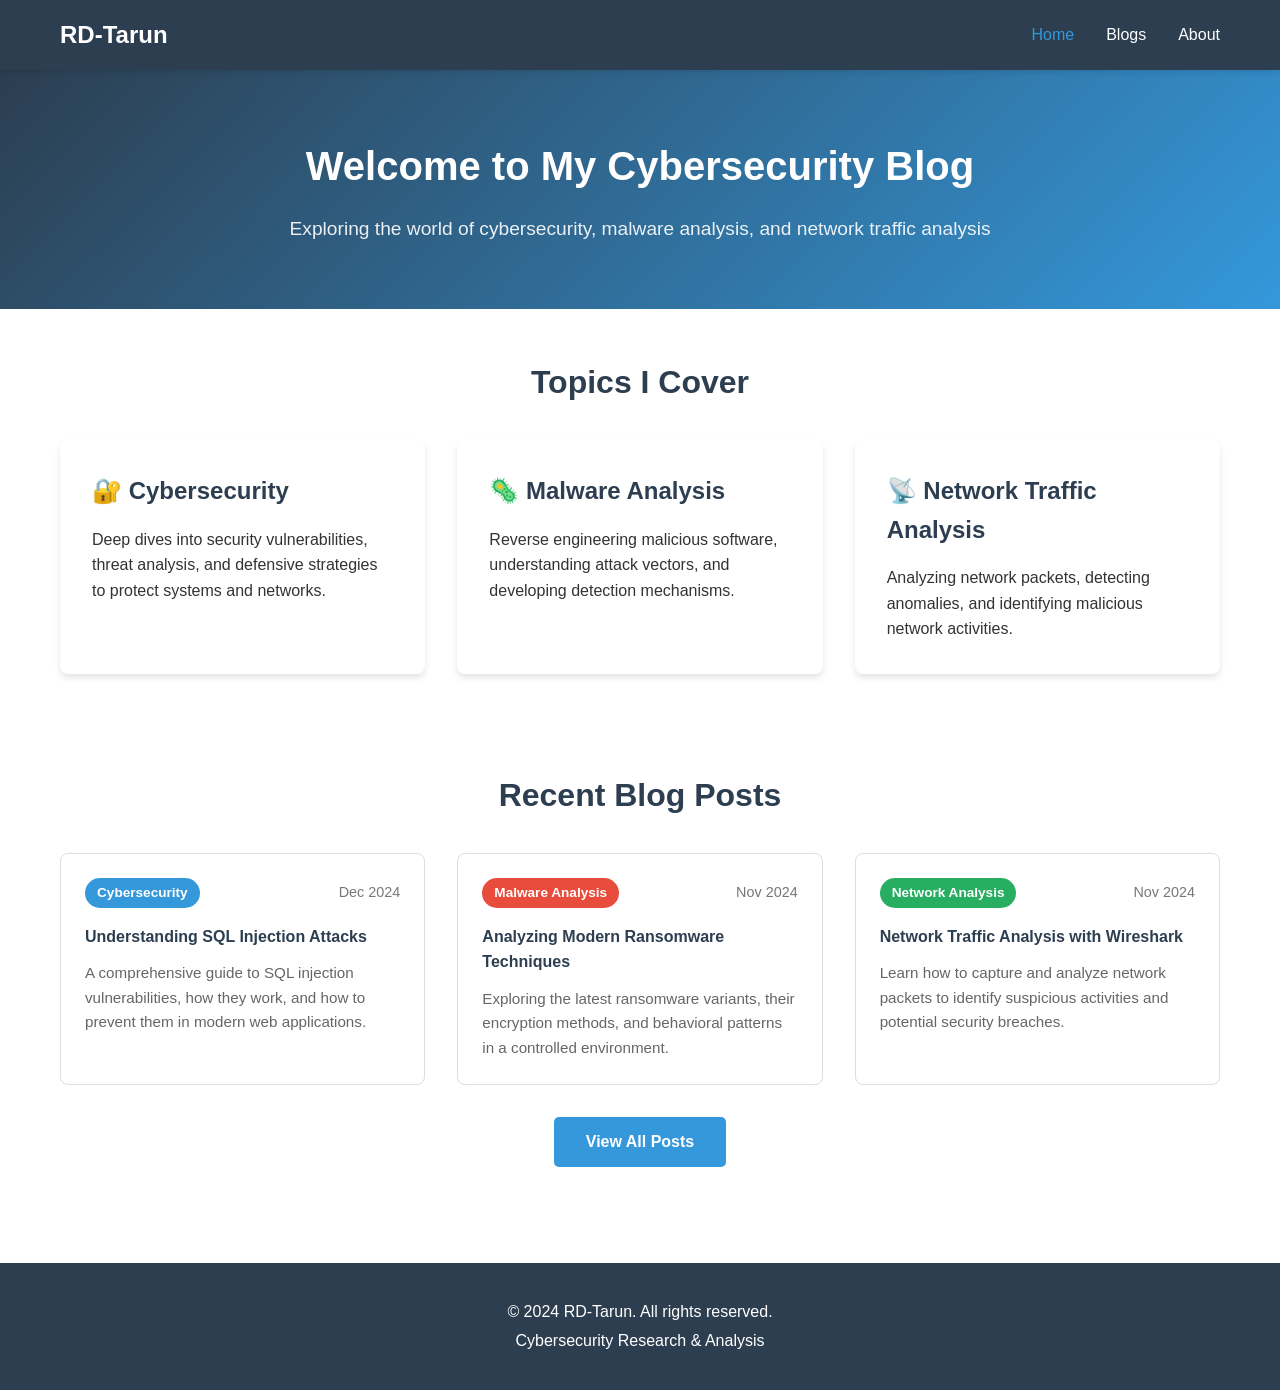
<file: index.html>
<!DOCTYPE html>
<html lang="en">
<head>
    <meta charset="UTF-8">
    <meta name="viewport" content="width=device-width, initial-scale=1.0">
    <meta name="description" content="Cybersecurity, Malware Analysis, and Network Traffic Analysis Blog">
    <title>RD-Tarun | Cybersecurity & Malware Analysis</title>
    <link rel="stylesheet" href="css/style.css">
</head>
<body>
    <header>
        <nav>
            <div class="container">
                <h1 class="logo">RD-Tarun</h1>
                <ul class="nav-links">
                    <li><a href="index.html" class="active">Home</a></li>
                    <li><a href="blogs.html">Blogs</a></li>
                    <li><a href="about.html">About</a></li>
                </ul>
            </div>
        </nav>
    </header>

    <main>
        <section class="hero">
            <div class="container">
                <h2>Welcome to My Cybersecurity Blog</h2>
                <p>Exploring the world of cybersecurity, malware analysis, and network traffic analysis</p>
            </div>
        </section>

        <section class="featured-topics">
            <div class="container">
                <h3>Topics I Cover</h3>
                <div class="topics-grid">
                    <div class="topic-card">
                        <h4>🔐 Cybersecurity</h4>
                        <p>Deep dives into security vulnerabilities, threat analysis, and defensive strategies to protect systems and networks.</p>
                    </div>
                    <div class="topic-card">
                        <h4>🦠 Malware Analysis</h4>
                        <p>Reverse engineering malicious software, understanding attack vectors, and developing detection mechanisms.</p>
                    </div>
                    <div class="topic-card">
                        <h4>📡 Network Traffic Analysis</h4>
                        <p>Analyzing network packets, detecting anomalies, and identifying malicious network activities.</p>
                    </div>
                </div>
            </div>
        </section>

        <section class="recent-posts">
            <div class="container">
                <h3>Recent Blog Posts</h3>
                <div class="posts-grid">
                    <article class="post-card">
                        <div class="post-meta">
                            <span class="category cybersecurity">Cybersecurity</span>
                            <span class="date">Dec 2024</span>
                        </div>
                        <h4><a href="posts/understanding-sql-injection.html">Understanding SQL Injection Attacks</a></h4>
                        <p>A comprehensive guide to SQL injection vulnerabilities, how they work, and how to prevent them in modern web applications.</p>
                    </article>

                    <article class="post-card">
                        <div class="post-meta">
                            <span class="category malware">Malware Analysis</span>
                            <span class="date">Nov 2024</span>
                        </div>
                        <h4><a href="posts/ransomware-analysis.html">Analyzing Modern Ransomware Techniques</a></h4>
                        <p>Exploring the latest ransomware variants, their encryption methods, and behavioral patterns in a controlled environment.</p>
                    </article>

                    <article class="post-card">
                        <div class="post-meta">
                            <span class="category network">Network Analysis</span>
                            <span class="date">Nov 2024</span>
                        </div>
                        <h4><a href="posts/wireshark-analysis.html">Network Traffic Analysis with Wireshark</a></h4>
                        <p>Learn how to capture and analyze network packets to identify suspicious activities and potential security breaches.</p>
                    </article>
                </div>
                <div class="view-all">
                    <a href="blogs.html" class="btn">View All Posts</a>
                </div>
            </div>
        </section>
    </main>

    <footer>
        <div class="container">
            <p>&copy; 2024 RD-Tarun. All rights reserved.</p>
            <p>Cybersecurity Research & Analysis</p>
        </div>
    </footer>
</body>
</html>
</file>
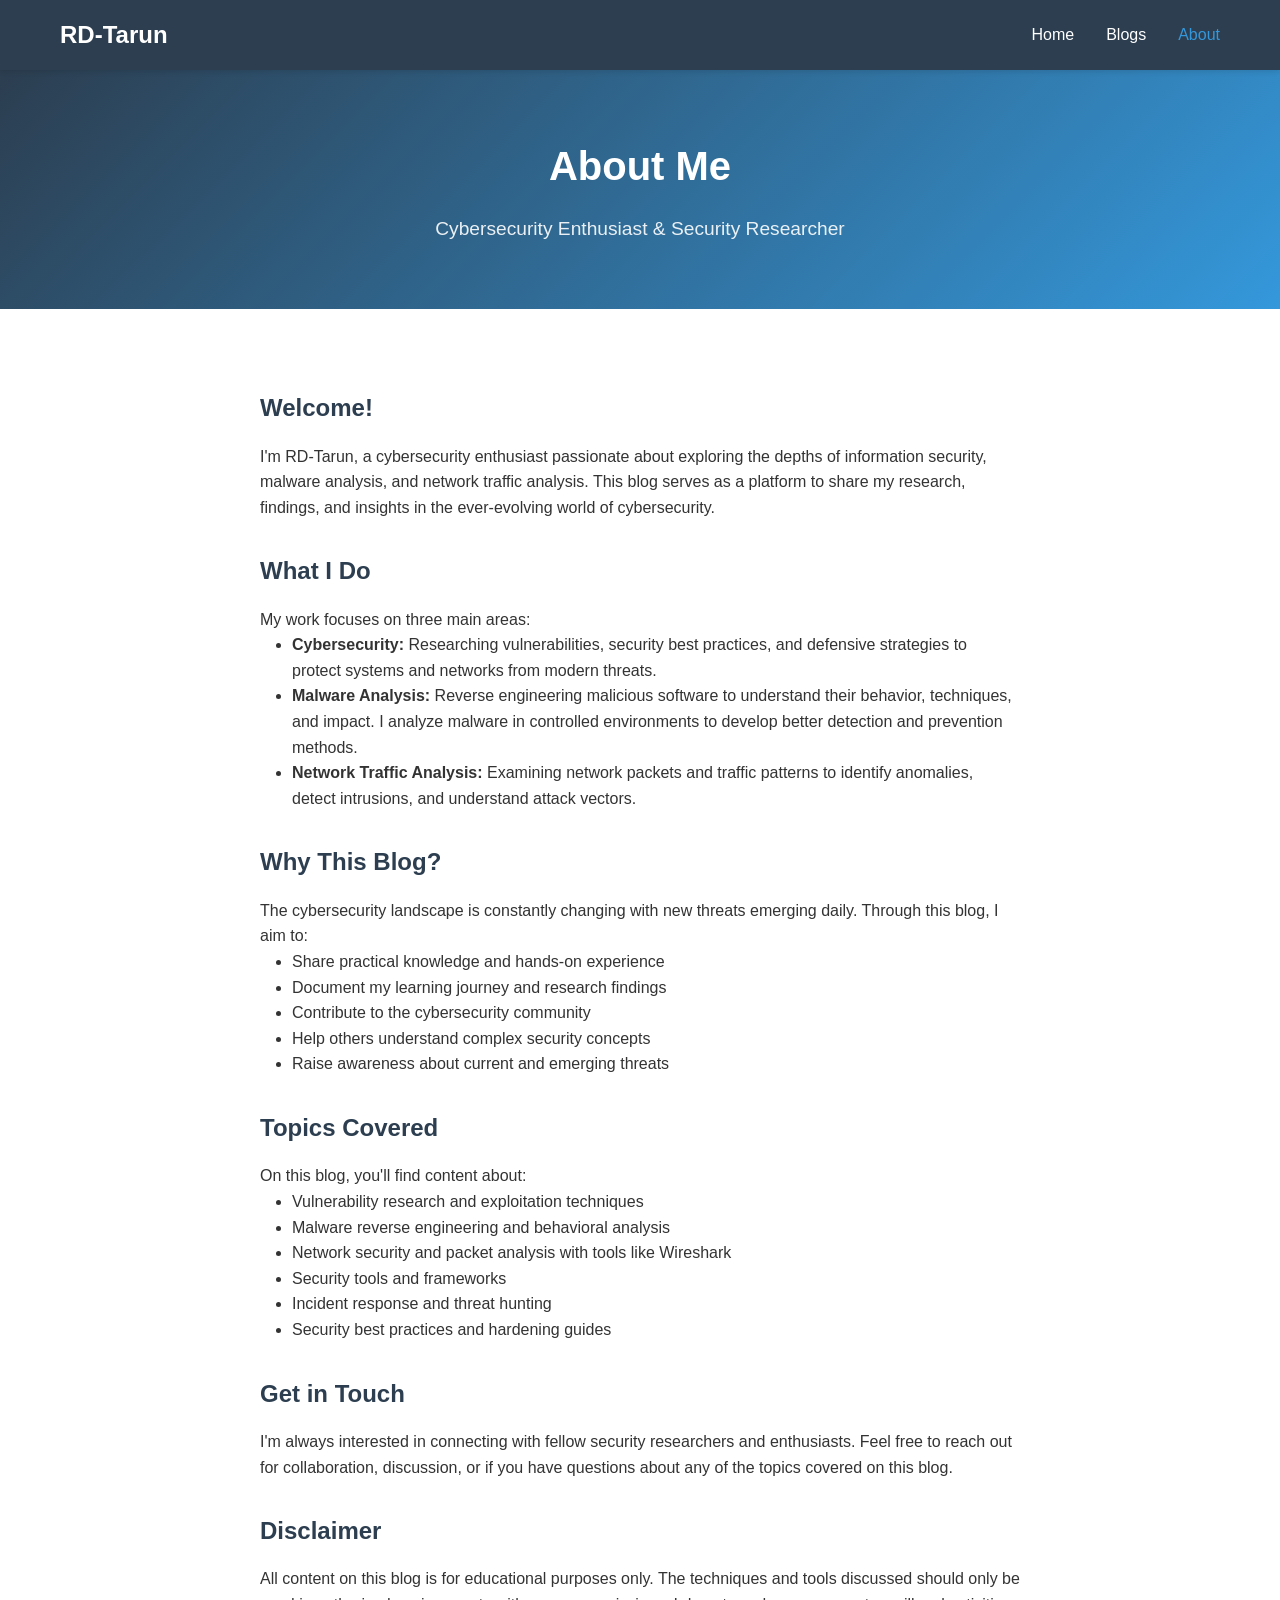
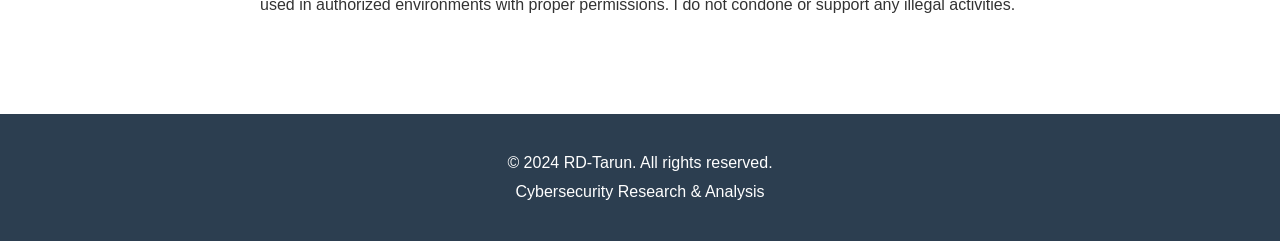
<file: about.html>
<!DOCTYPE html>
<html lang="en">
<head>
    <meta charset="UTF-8">
    <meta name="viewport" content="width=device-width, initial-scale=1.0">
    <meta name="description" content="About RD-Tarun - Cybersecurity Researcher and Analyst">
    <title>About | RD-Tarun</title>
    <link rel="stylesheet" href="css/style.css">
</head>
<body>
    <header>
        <nav>
            <div class="container">
                <h1 class="logo">RD-Tarun</h1>
                <ul class="nav-links">
                    <li><a href="index.html">Home</a></li>
                    <li><a href="blogs.html">Blogs</a></li>
                    <li><a href="about.html" class="active">About</a></li>
                </ul>
            </div>
        </nav>
    </header>

    <main>
        <section class="hero">
            <div class="container">
                <h2>About Me</h2>
                <p>Cybersecurity Enthusiast & Security Researcher</p>
            </div>
        </section>

        <section>
            <div class="container about-content">
                <h2>Welcome!</h2>
                <p>
                    I'm RD-Tarun, a cybersecurity enthusiast passionate about exploring the depths of 
                    information security, malware analysis, and network traffic analysis. This blog serves 
                    as a platform to share my research, findings, and insights in the ever-evolving world 
                    of cybersecurity.
                </p>

                <h2>What I Do</h2>
                <p>My work focuses on three main areas:</p>
                <ul>
                    <li><strong>Cybersecurity:</strong> Researching vulnerabilities, security best practices, 
                        and defensive strategies to protect systems and networks from modern threats.</li>
                    <li><strong>Malware Analysis:</strong> Reverse engineering malicious software to understand 
                        their behavior, techniques, and impact. I analyze malware in controlled environments 
                        to develop better detection and prevention methods.</li>
                    <li><strong>Network Traffic Analysis:</strong> Examining network packets and traffic patterns 
                        to identify anomalies, detect intrusions, and understand attack vectors.</li>
                </ul>

                <h2>Why This Blog?</h2>
                <p>
                    The cybersecurity landscape is constantly changing with new threats emerging daily. 
                    Through this blog, I aim to:
                </p>
                <ul>
                    <li>Share practical knowledge and hands-on experience</li>
                    <li>Document my learning journey and research findings</li>
                    <li>Contribute to the cybersecurity community</li>
                    <li>Help others understand complex security concepts</li>
                    <li>Raise awareness about current and emerging threats</li>
                </ul>

                <h2>Topics Covered</h2>
                <p>On this blog, you'll find content about:</p>
                <ul>
                    <li>Vulnerability research and exploitation techniques</li>
                    <li>Malware reverse engineering and behavioral analysis</li>
                    <li>Network security and packet analysis with tools like Wireshark</li>
                    <li>Security tools and frameworks</li>
                    <li>Incident response and threat hunting</li>
                    <li>Security best practices and hardening guides</li>
                </ul>

                <h2>Get in Touch</h2>
                <p>
                    I'm always interested in connecting with fellow security researchers and enthusiasts. 
                    Feel free to reach out for collaboration, discussion, or if you have questions about 
                    any of the topics covered on this blog.
                </p>

                <h2>Disclaimer</h2>
                <p>
                    All content on this blog is for educational purposes only. The techniques and tools 
                    discussed should only be used in authorized environments with proper permissions. 
                    I do not condone or support any illegal activities.
                </p>
            </div>
        </section>
    </main>

    <footer>
        <div class="container">
            <p>&copy; 2024 RD-Tarun. All rights reserved.</p>
            <p>Cybersecurity Research & Analysis</p>
        </div>
    </footer>
</body>
</html>
</file>
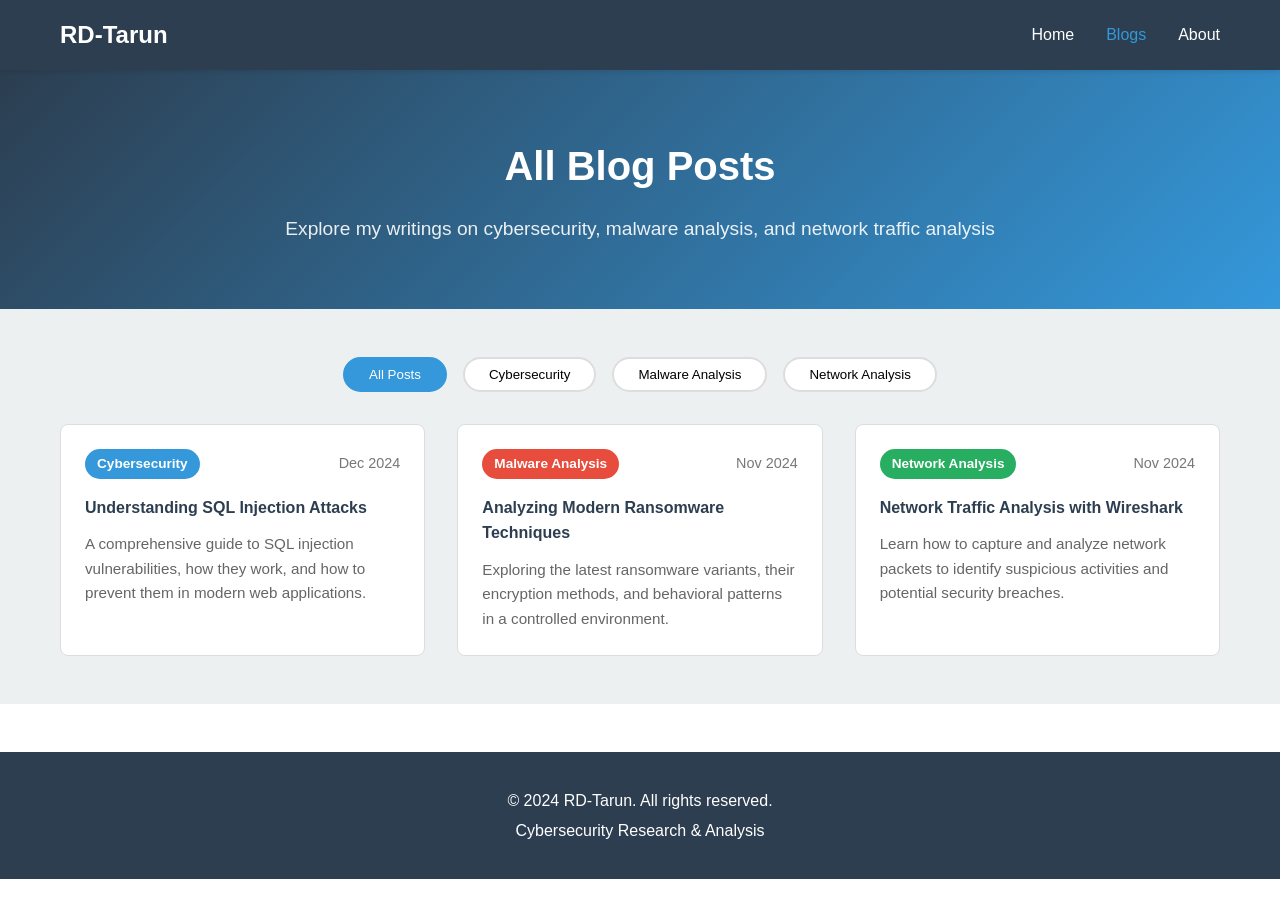
<file: blogs.html>
<!DOCTYPE html>
<html lang="en">
<head>
    <meta charset="UTF-8">
    <meta name="viewport" content="width=device-width, initial-scale=1.0">
    <meta name="description" content="All blog posts on Cybersecurity, Malware Analysis, and Network Traffic Analysis">
    <title>All Blogs | RD-Tarun</title>
    <link rel="stylesheet" href="css/style.css">
</head>
<body>
    <header>
        <nav>
            <div class="container">
                <h1 class="logo">RD-Tarun</h1>
                <ul class="nav-links">
                    <li><a href="index.html">Home</a></li>
                    <li><a href="blogs.html" class="active">Blogs</a></li>
                    <li><a href="about.html">About</a></li>
                </ul>
            </div>
        </nav>
    </header>

    <main>
        <section class="hero">
            <div class="container">
                <h2>All Blog Posts</h2>
                <p>Explore my writings on cybersecurity, malware analysis, and network traffic analysis</p>
            </div>
        </section>

        <section class="blog-list">
            <div class="container">
                <div class="blog-filters">
                    <button class="filter-btn active" data-filter="all">All Posts</button>
                    <button class="filter-btn" data-filter="cybersecurity">Cybersecurity</button>
                    <button class="filter-btn" data-filter="malware">Malware Analysis</button>
                    <button class="filter-btn" data-filter="network">Network Analysis</button>
                </div>

                <div class="posts-grid">
                    <article class="post-card" data-category="cybersecurity">
                        <div class="post-meta">
                            <span class="category cybersecurity">Cybersecurity</span>
                            <span class="date">Dec 2024</span>
                        </div>
                        <h4><a href="posts/understanding-sql-injection.html">Understanding SQL Injection Attacks</a></h4>
                        <p>A comprehensive guide to SQL injection vulnerabilities, how they work, and how to prevent them in modern web applications.</p>
                    </article>

                    <article class="post-card" data-category="malware">
                        <div class="post-meta">
                            <span class="category malware">Malware Analysis</span>
                            <span class="date">Nov 2024</span>
                        </div>
                        <h4><a href="posts/ransomware-analysis.html">Analyzing Modern Ransomware Techniques</a></h4>
                        <p>Exploring the latest ransomware variants, their encryption methods, and behavioral patterns in a controlled environment.</p>
                    </article>

                    <article class="post-card" data-category="network">
                        <div class="post-meta">
                            <span class="category network">Network Analysis</span>
                            <span class="date">Nov 2024</span>
                        </div>
                        <h4><a href="posts/wireshark-analysis.html">Network Traffic Analysis with Wireshark</a></h4>
                        <p>Learn how to capture and analyze network packets to identify suspicious activities and potential security breaches.</p>
                    </article>
                </div>
            </div>
        </section>
    </main>

    <footer>
        <div class="container">
            <p>&copy; 2024 RD-Tarun. All rights reserved.</p>
            <p>Cybersecurity Research & Analysis</p>
        </div>
    </footer>

    <script>
        // Simple filter functionality
        const filterBtns = document.querySelectorAll('.filter-btn');
        const posts = document.querySelectorAll('.post-card');

        filterBtns.forEach(btn => {
            btn.addEventListener('click', () => {
                // Remove active class from all buttons
                filterBtns.forEach(b => b.classList.remove('active'));
                // Add active class to clicked button
                btn.classList.add('active');

                const filter = btn.getAttribute('data-filter');

                posts.forEach(post => {
                    if (filter === 'all' || post.getAttribute('data-category') === filter) {
                        post.style.display = 'block';
                    } else {
                        post.style.display = 'none';
                    }
                });
            });
        });
    </script>
</body>
</html>
</file>
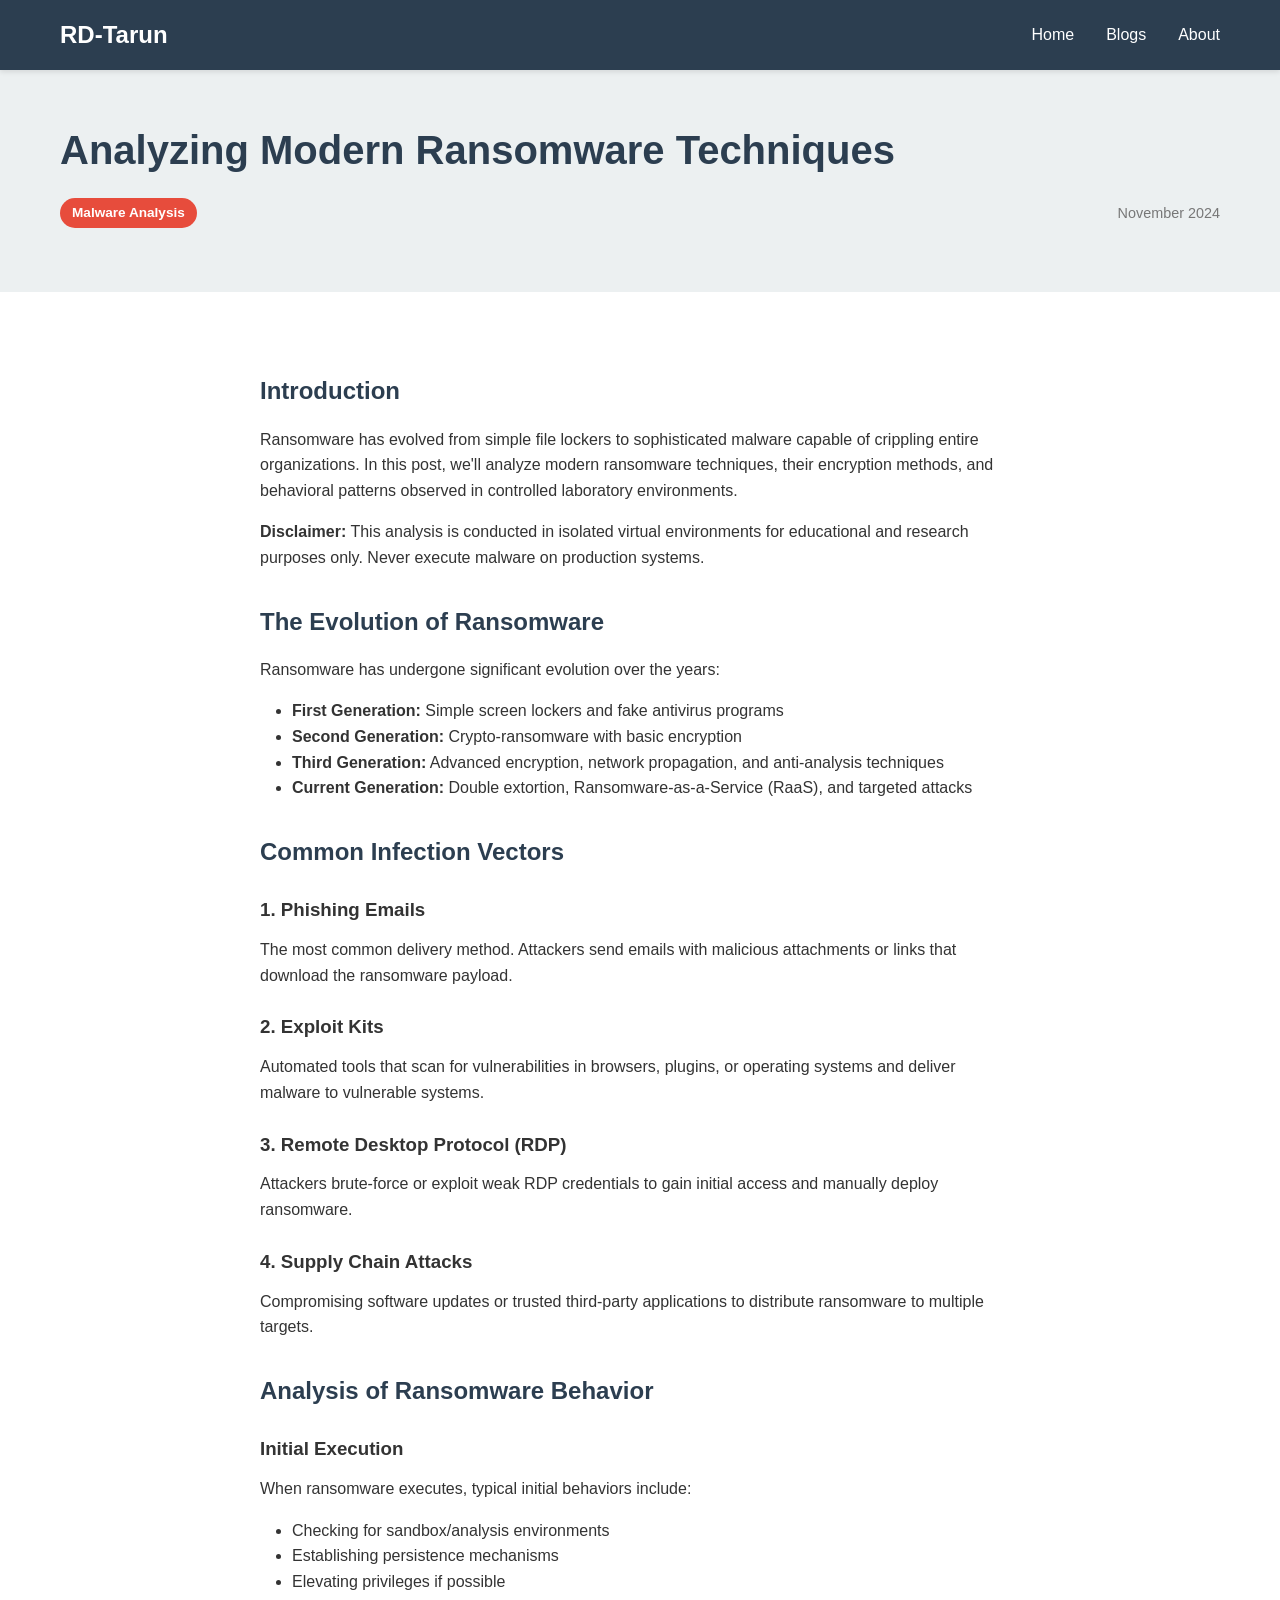
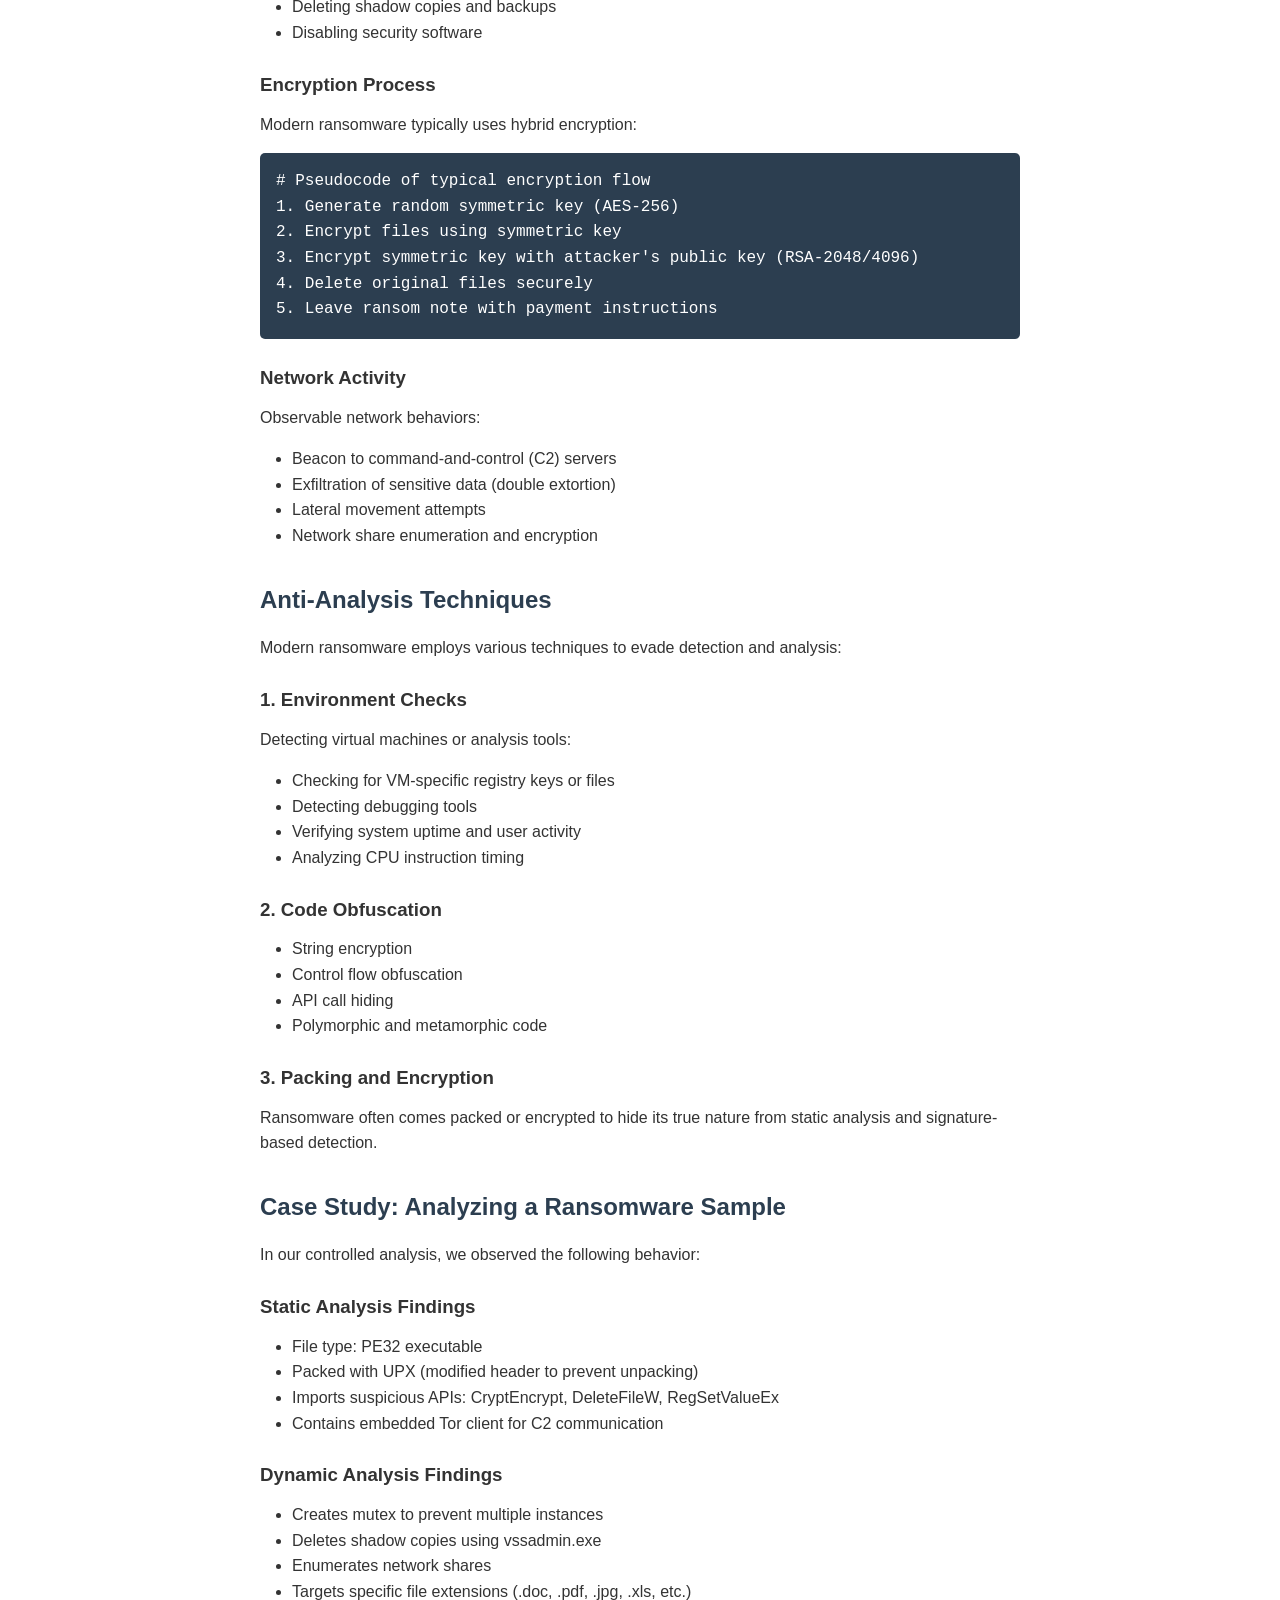
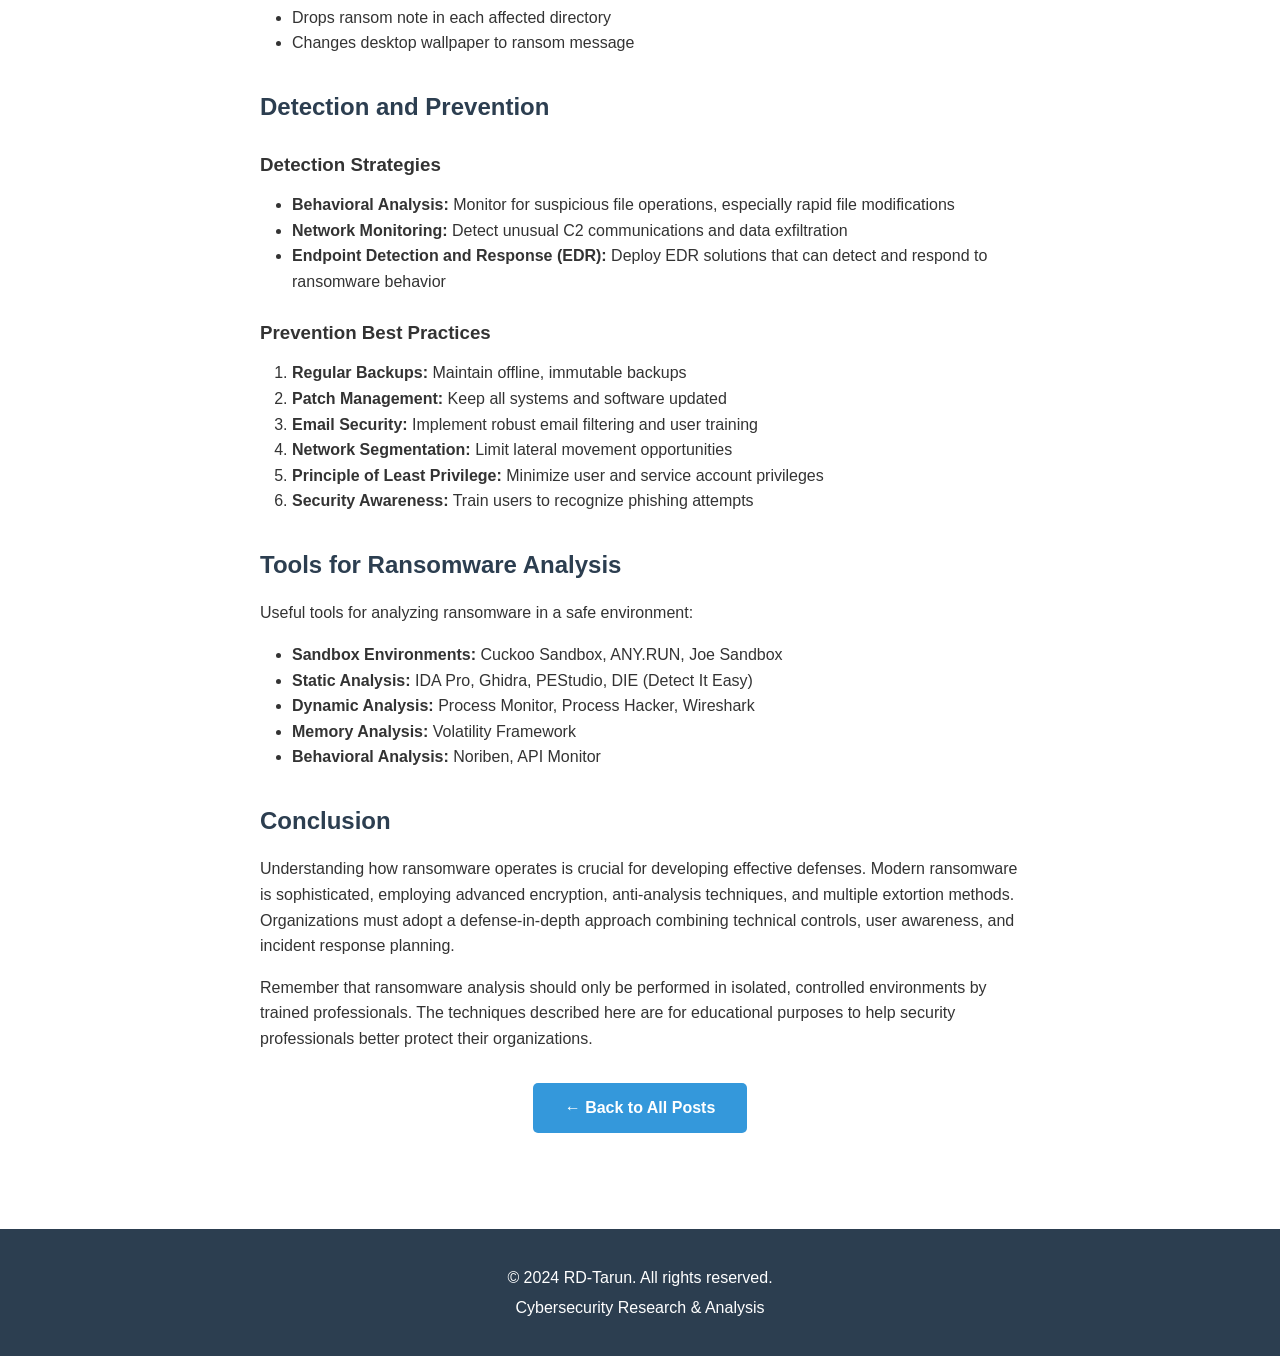
<file: posts/ransomware-analysis.html>
<!DOCTYPE html>
<html lang="en">
<head>
    <meta charset="UTF-8">
    <meta name="viewport" content="width=device-width, initial-scale=1.0">
    <meta name="description" content="Analyzing Modern Ransomware Techniques - Malware Analysis">
    <title>Analyzing Modern Ransomware Techniques | RD-Tarun</title>
    <link rel="stylesheet" href="../css/style.css">
</head>
<body>
    <header>
        <nav>
            <div class="container">
                <h1 class="logo">RD-Tarun</h1>
                <ul class="nav-links">
                    <li><a href="../index.html">Home</a></li>
                    <li><a href="../blogs.html">Blogs</a></li>
                    <li><a href="../about.html">About</a></li>
                </ul>
            </div>
        </nav>
    </header>

    <main>
        <section class="post-header">
            <div class="container">
                <h1 class="post-title">Analyzing Modern Ransomware Techniques</h1>
                <div class="post-meta">
                    <span class="category malware">Malware Analysis</span>
                    <span class="date">November 2024</span>
                </div>
            </div>
        </section>

        <article class="post-content">
            <h2>Introduction</h2>
            <p>
                Ransomware has evolved from simple file lockers to sophisticated malware capable of 
                crippling entire organizations. In this post, we'll analyze modern ransomware techniques, 
                their encryption methods, and behavioral patterns observed in controlled laboratory 
                environments.
            </p>

            <p><strong>Disclaimer:</strong> This analysis is conducted in isolated virtual environments 
            for educational and research purposes only. Never execute malware on production systems.</p>

            <h2>The Evolution of Ransomware</h2>
            <p>
                Ransomware has undergone significant evolution over the years:
            </p>
            <ul>
                <li><strong>First Generation:</strong> Simple screen lockers and fake antivirus programs</li>
                <li><strong>Second Generation:</strong> Crypto-ransomware with basic encryption</li>
                <li><strong>Third Generation:</strong> Advanced encryption, network propagation, and 
                    anti-analysis techniques</li>
                <li><strong>Current Generation:</strong> Double extortion, Ransomware-as-a-Service (RaaS), 
                    and targeted attacks</li>
            </ul>

            <h2>Common Infection Vectors</h2>
            
            <h3>1. Phishing Emails</h3>
            <p>
                The most common delivery method. Attackers send emails with malicious attachments or 
                links that download the ransomware payload.
            </p>

            <h3>2. Exploit Kits</h3>
            <p>
                Automated tools that scan for vulnerabilities in browsers, plugins, or operating systems 
                and deliver malware to vulnerable systems.
            </p>

            <h3>3. Remote Desktop Protocol (RDP)</h3>
            <p>
                Attackers brute-force or exploit weak RDP credentials to gain initial access and 
                manually deploy ransomware.
            </p>

            <h3>4. Supply Chain Attacks</h3>
            <p>
                Compromising software updates or trusted third-party applications to distribute 
                ransomware to multiple targets.
            </p>

            <h2>Analysis of Ransomware Behavior</h2>

            <h3>Initial Execution</h3>
            <p>When ransomware executes, typical initial behaviors include:</p>
            <ul>
                <li>Checking for sandbox/analysis environments</li>
                <li>Establishing persistence mechanisms</li>
                <li>Elevating privileges if possible</li>
                <li>Deleting shadow copies and backups</li>
                <li>Disabling security software</li>
            </ul>

            <h3>Encryption Process</h3>
            <p>Modern ransomware typically uses hybrid encryption:</p>
            <pre><code># Pseudocode of typical encryption flow
1. Generate random symmetric key (AES-256)
2. Encrypt files using symmetric key
3. Encrypt symmetric key with attacker's public key (RSA-2048/4096)
4. Delete original files securely
5. Leave ransom note with payment instructions</code></pre>

            <h3>Network Activity</h3>
            <p>Observable network behaviors:</p>
            <ul>
                <li>Beacon to command-and-control (C2) servers</li>
                <li>Exfiltration of sensitive data (double extortion)</li>
                <li>Lateral movement attempts</li>
                <li>Network share enumeration and encryption</li>
            </ul>

            <h2>Anti-Analysis Techniques</h2>
            <p>Modern ransomware employs various techniques to evade detection and analysis:</p>

            <h3>1. Environment Checks</h3>
            <p>Detecting virtual machines or analysis tools:</p>
            <ul>
                <li>Checking for VM-specific registry keys or files</li>
                <li>Detecting debugging tools</li>
                <li>Verifying system uptime and user activity</li>
                <li>Analyzing CPU instruction timing</li>
            </ul>

            <h3>2. Code Obfuscation</h3>
            <ul>
                <li>String encryption</li>
                <li>Control flow obfuscation</li>
                <li>API call hiding</li>
                <li>Polymorphic and metamorphic code</li>
            </ul>

            <h3>3. Packing and Encryption</h3>
            <p>
                Ransomware often comes packed or encrypted to hide its true nature from static analysis 
                and signature-based detection.
            </p>

            <h2>Case Study: Analyzing a Ransomware Sample</h2>
            <p>In our controlled analysis, we observed the following behavior:</p>

            <h3>Static Analysis Findings</h3>
            <ul>
                <li>File type: PE32 executable</li>
                <li>Packed with UPX (modified header to prevent unpacking)</li>
                <li>Imports suspicious APIs: CryptEncrypt, DeleteFileW, RegSetValueEx</li>
                <li>Contains embedded Tor client for C2 communication</li>
            </ul>

            <h3>Dynamic Analysis Findings</h3>
            <ul>
                <li>Creates mutex to prevent multiple instances</li>
                <li>Deletes shadow copies using vssadmin.exe</li>
                <li>Enumerates network shares</li>
                <li>Targets specific file extensions (.doc, .pdf, .jpg, .xls, etc.)</li>
                <li>Drops ransom note in each affected directory</li>
                <li>Changes desktop wallpaper to ransom message</li>
            </ul>

            <h2>Detection and Prevention</h2>

            <h3>Detection Strategies</h3>
            <ul>
                <li><strong>Behavioral Analysis:</strong> Monitor for suspicious file operations, 
                    especially rapid file modifications</li>
                <li><strong>Network Monitoring:</strong> Detect unusual C2 communications and data 
                    exfiltration</li>
                <li><strong>Endpoint Detection and Response (EDR):</strong> Deploy EDR solutions 
                    that can detect and respond to ransomware behavior</li>
            </ul>

            <h3>Prevention Best Practices</h3>
            <ol>
                <li><strong>Regular Backups:</strong> Maintain offline, immutable backups</li>
                <li><strong>Patch Management:</strong> Keep all systems and software updated</li>
                <li><strong>Email Security:</strong> Implement robust email filtering and user training</li>
                <li><strong>Network Segmentation:</strong> Limit lateral movement opportunities</li>
                <li><strong>Principle of Least Privilege:</strong> Minimize user and service account 
                    privileges</li>
                <li><strong>Security Awareness:</strong> Train users to recognize phishing attempts</li>
            </ol>

            <h2>Tools for Ransomware Analysis</h2>
            <p>Useful tools for analyzing ransomware in a safe environment:</p>
            <ul>
                <li><strong>Sandbox Environments:</strong> Cuckoo Sandbox, ANY.RUN, Joe Sandbox</li>
                <li><strong>Static Analysis:</strong> IDA Pro, Ghidra, PEStudio, DIE (Detect It Easy)</li>
                <li><strong>Dynamic Analysis:</strong> Process Monitor, Process Hacker, Wireshark</li>
                <li><strong>Memory Analysis:</strong> Volatility Framework</li>
                <li><strong>Behavioral Analysis:</strong> Noriben, API Monitor</li>
            </ul>

            <h2>Conclusion</h2>
            <p>
                Understanding how ransomware operates is crucial for developing effective defenses. 
                Modern ransomware is sophisticated, employing advanced encryption, anti-analysis 
                techniques, and multiple extortion methods. Organizations must adopt a defense-in-depth 
                approach combining technical controls, user awareness, and incident response planning.
            </p>

            <p>
                Remember that ransomware analysis should only be performed in isolated, controlled 
                environments by trained professionals. The techniques described here are for educational 
                purposes to help security professionals better protect their organizations.
            </p>

            <div class="view-all">
                <a href="../blogs.html" class="btn">← Back to All Posts</a>
            </div>
        </article>
    </main>

    <footer>
        <div class="container">
            <p>&copy; 2024 RD-Tarun. All rights reserved.</p>
            <p>Cybersecurity Research & Analysis</p>
        </div>
    </footer>
</body>
</html>
</file>
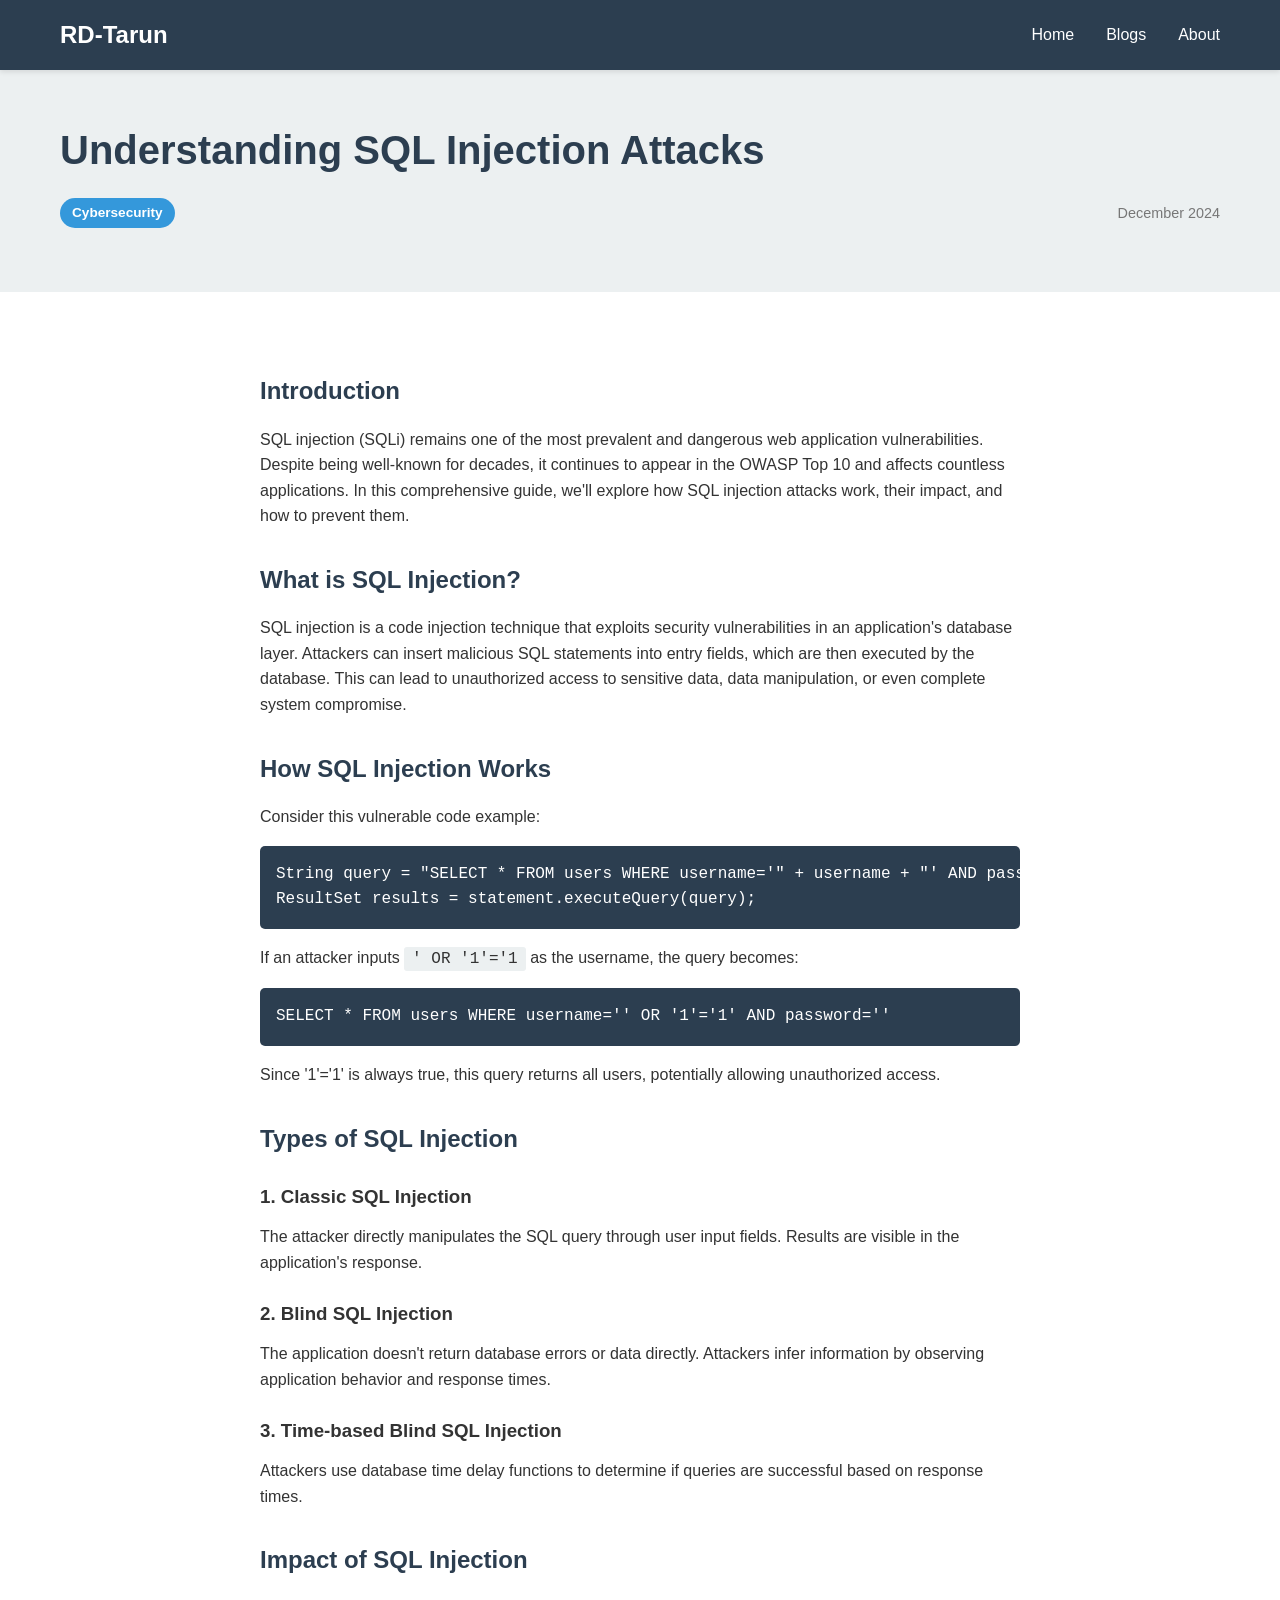
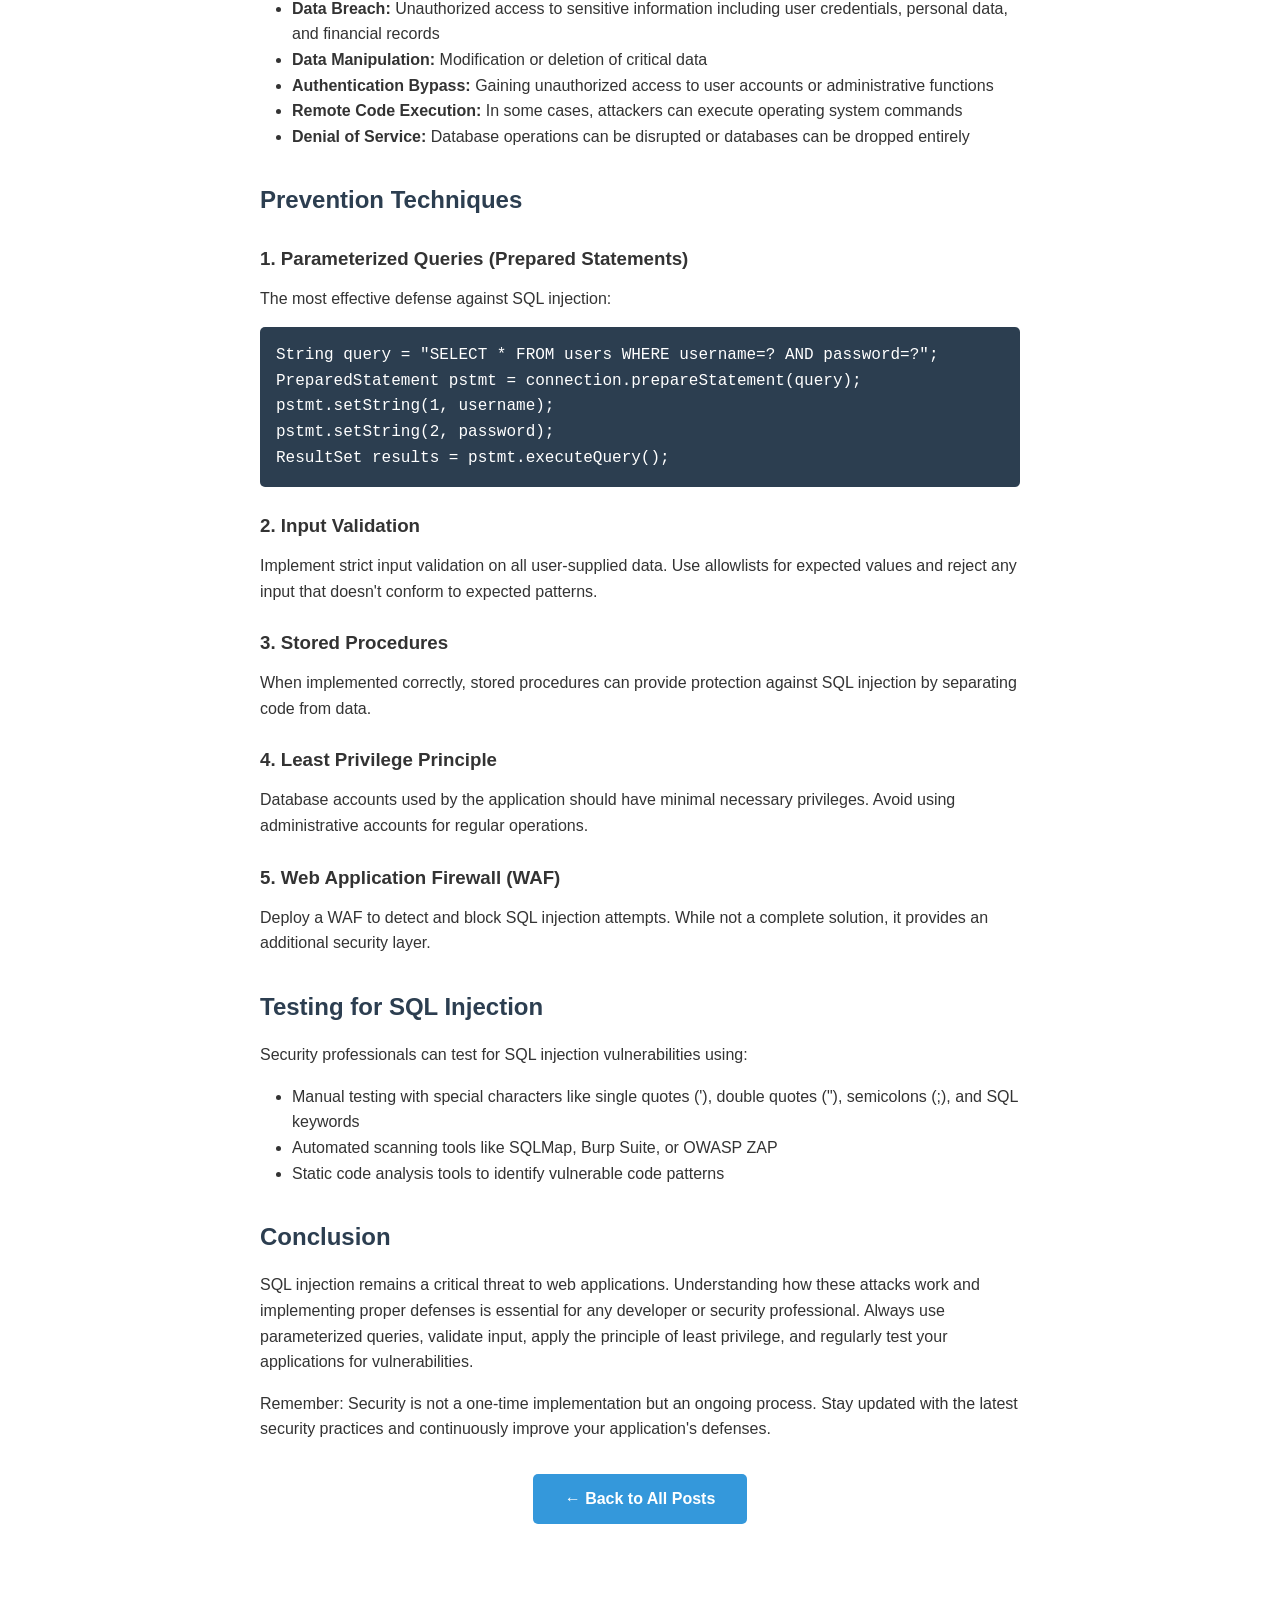
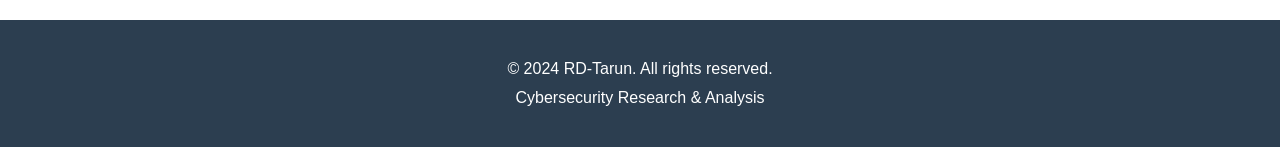
<file: posts/understanding-sql-injection.html>
<!DOCTYPE html>
<html lang="en">
<head>
    <meta charset="UTF-8">
    <meta name="viewport" content="width=device-width, initial-scale=1.0">
    <meta name="description" content="Understanding SQL Injection Attacks - A comprehensive guide">
    <title>Understanding SQL Injection Attacks | RD-Tarun</title>
    <link rel="stylesheet" href="../css/style.css">
</head>
<body>
    <header>
        <nav>
            <div class="container">
                <h1 class="logo">RD-Tarun</h1>
                <ul class="nav-links">
                    <li><a href="../index.html">Home</a></li>
                    <li><a href="../blogs.html">Blogs</a></li>
                    <li><a href="../about.html">About</a></li>
                </ul>
            </div>
        </nav>
    </header>

    <main>
        <section class="post-header">
            <div class="container">
                <h1 class="post-title">Understanding SQL Injection Attacks</h1>
                <div class="post-meta">
                    <span class="category cybersecurity">Cybersecurity</span>
                    <span class="date">December 2024</span>
                </div>
            </div>
        </section>

        <article class="post-content">
            <h2>Introduction</h2>
            <p>
                SQL injection (SQLi) remains one of the most prevalent and dangerous web application 
                vulnerabilities. Despite being well-known for decades, it continues to appear in the 
                OWASP Top 10 and affects countless applications. In this comprehensive guide, we'll 
                explore how SQL injection attacks work, their impact, and how to prevent them.
            </p>

            <h2>What is SQL Injection?</h2>
            <p>
                SQL injection is a code injection technique that exploits security vulnerabilities in 
                an application's database layer. Attackers can insert malicious SQL statements into 
                entry fields, which are then executed by the database. This can lead to unauthorized 
                access to sensitive data, data manipulation, or even complete system compromise.
            </p>

            <h2>How SQL Injection Works</h2>
            <p>Consider this vulnerable code example:</p>
            <pre><code>String query = "SELECT * FROM users WHERE username='" + username + "' AND password='" + password + "'";
ResultSet results = statement.executeQuery(query);</code></pre>

            <p>
                If an attacker inputs <code>' OR '1'='1</code> as the username, the query becomes:
            </p>
            <pre><code>SELECT * FROM users WHERE username='' OR '1'='1' AND password=''</code></pre>

            <p>
                Since '1'='1' is always true, this query returns all users, potentially allowing 
                unauthorized access.
            </p>

            <h2>Types of SQL Injection</h2>
            
            <h3>1. Classic SQL Injection</h3>
            <p>
                The attacker directly manipulates the SQL query through user input fields. Results 
                are visible in the application's response.
            </p>

            <h3>2. Blind SQL Injection</h3>
            <p>
                The application doesn't return database errors or data directly. Attackers infer 
                information by observing application behavior and response times.
            </p>

            <h3>3. Time-based Blind SQL Injection</h3>
            <p>
                Attackers use database time delay functions to determine if queries are successful 
                based on response times.
            </p>

            <h2>Impact of SQL Injection</h2>
            <ul>
                <li><strong>Data Breach:</strong> Unauthorized access to sensitive information including 
                    user credentials, personal data, and financial records</li>
                <li><strong>Data Manipulation:</strong> Modification or deletion of critical data</li>
                <li><strong>Authentication Bypass:</strong> Gaining unauthorized access to user accounts 
                    or administrative functions</li>
                <li><strong>Remote Code Execution:</strong> In some cases, attackers can execute 
                    operating system commands</li>
                <li><strong>Denial of Service:</strong> Database operations can be disrupted or 
                    databases can be dropped entirely</li>
            </ul>

            <h2>Prevention Techniques</h2>

            <h3>1. Parameterized Queries (Prepared Statements)</h3>
            <p>The most effective defense against SQL injection:</p>
            <pre><code>String query = "SELECT * FROM users WHERE username=? AND password=?";
PreparedStatement pstmt = connection.prepareStatement(query);
pstmt.setString(1, username);
pstmt.setString(2, password);
ResultSet results = pstmt.executeQuery();</code></pre>

            <h3>2. Input Validation</h3>
            <p>
                Implement strict input validation on all user-supplied data. Use allowlists for 
                expected values and reject any input that doesn't conform to expected patterns.
            </p>

            <h3>3. Stored Procedures</h3>
            <p>
                When implemented correctly, stored procedures can provide protection against SQL 
                injection by separating code from data.
            </p>

            <h3>4. Least Privilege Principle</h3>
            <p>
                Database accounts used by the application should have minimal necessary privileges. 
                Avoid using administrative accounts for regular operations.
            </p>

            <h3>5. Web Application Firewall (WAF)</h3>
            <p>
                Deploy a WAF to detect and block SQL injection attempts. While not a complete 
                solution, it provides an additional security layer.
            </p>

            <h2>Testing for SQL Injection</h2>
            <p>Security professionals can test for SQL injection vulnerabilities using:</p>
            <ul>
                <li>Manual testing with special characters like single quotes ('), double quotes ("), 
                    semicolons (;), and SQL keywords</li>
                <li>Automated scanning tools like SQLMap, Burp Suite, or OWASP ZAP</li>
                <li>Static code analysis tools to identify vulnerable code patterns</li>
            </ul>

            <h2>Conclusion</h2>
            <p>
                SQL injection remains a critical threat to web applications. Understanding how these 
                attacks work and implementing proper defenses is essential for any developer or 
                security professional. Always use parameterized queries, validate input, apply the 
                principle of least privilege, and regularly test your applications for vulnerabilities.
            </p>

            <p>
                Remember: Security is not a one-time implementation but an ongoing process. Stay 
                updated with the latest security practices and continuously improve your application's 
                defenses.
            </p>

            <div class="view-all">
                <a href="../blogs.html" class="btn">← Back to All Posts</a>
            </div>
        </article>
    </main>

    <footer>
        <div class="container">
            <p>&copy; 2024 RD-Tarun. All rights reserved.</p>
            <p>Cybersecurity Research & Analysis</p>
        </div>
    </footer>
</body>
</html>
</file>
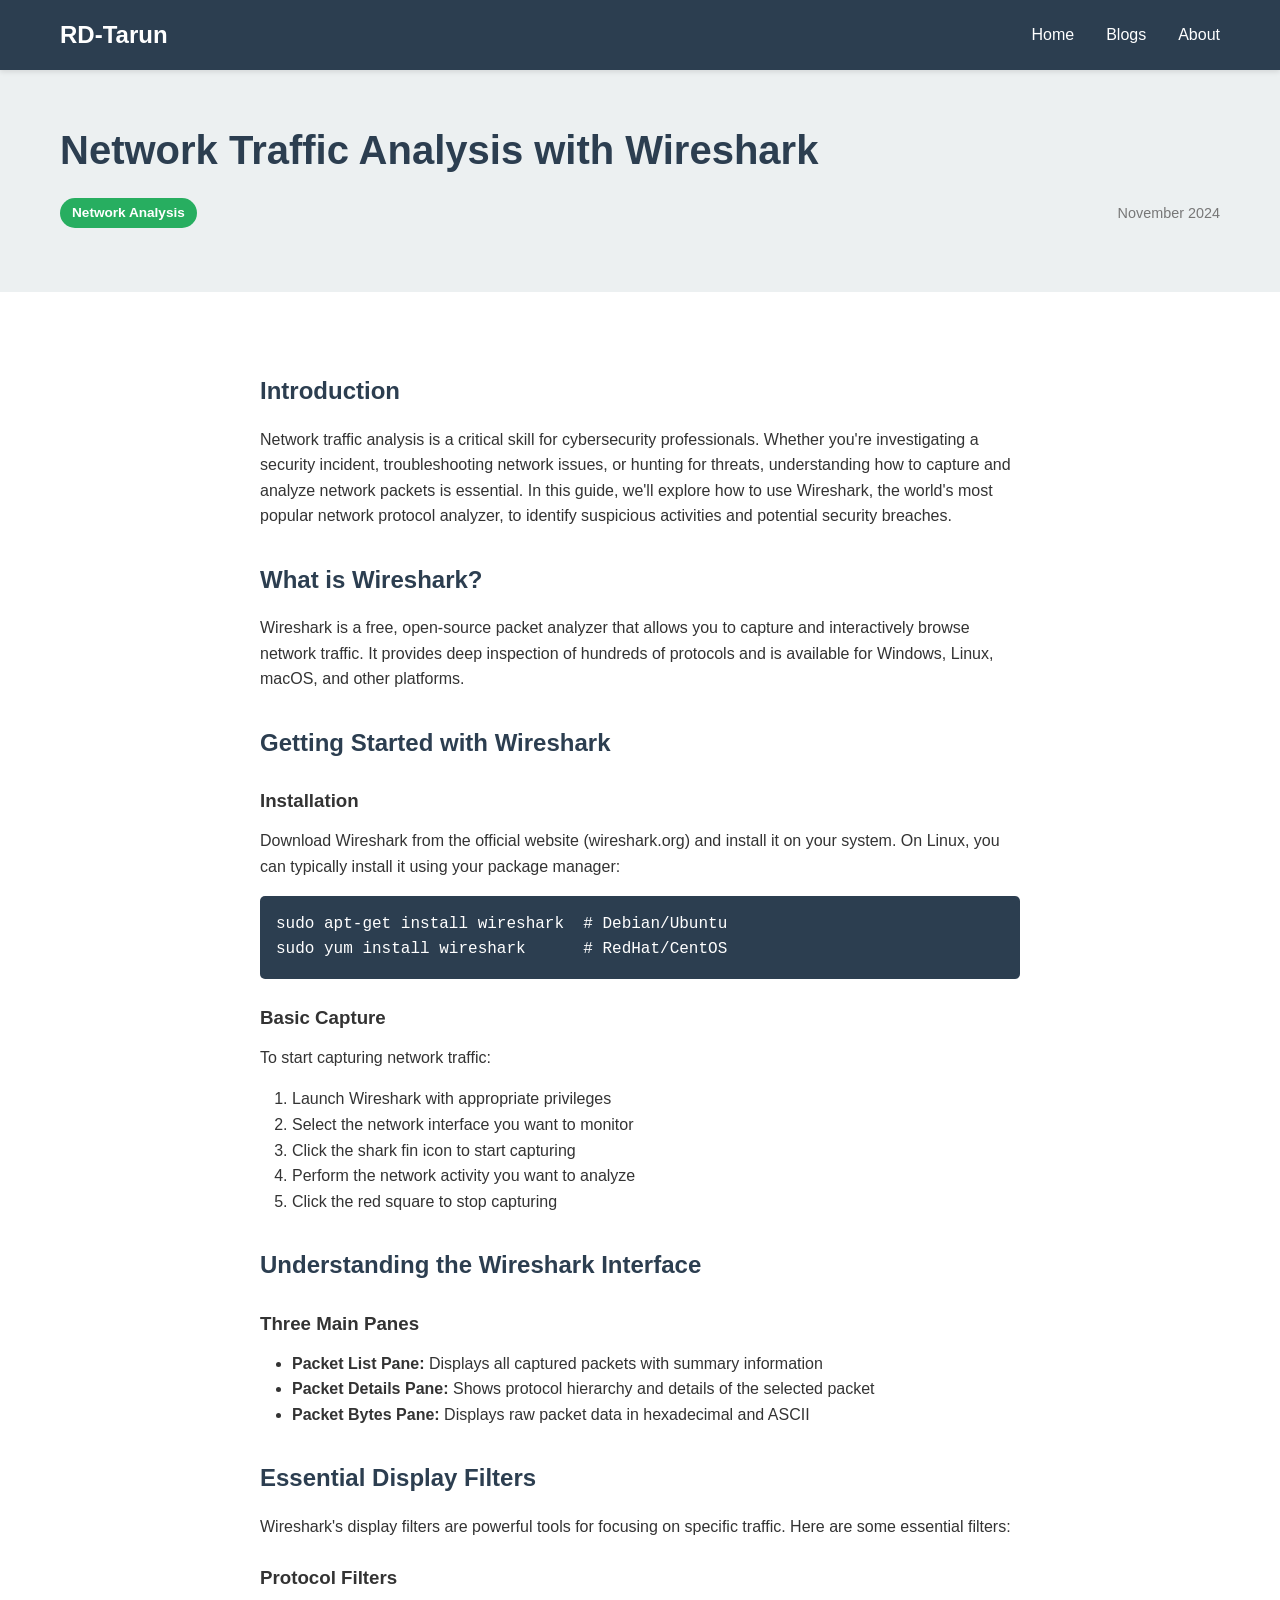
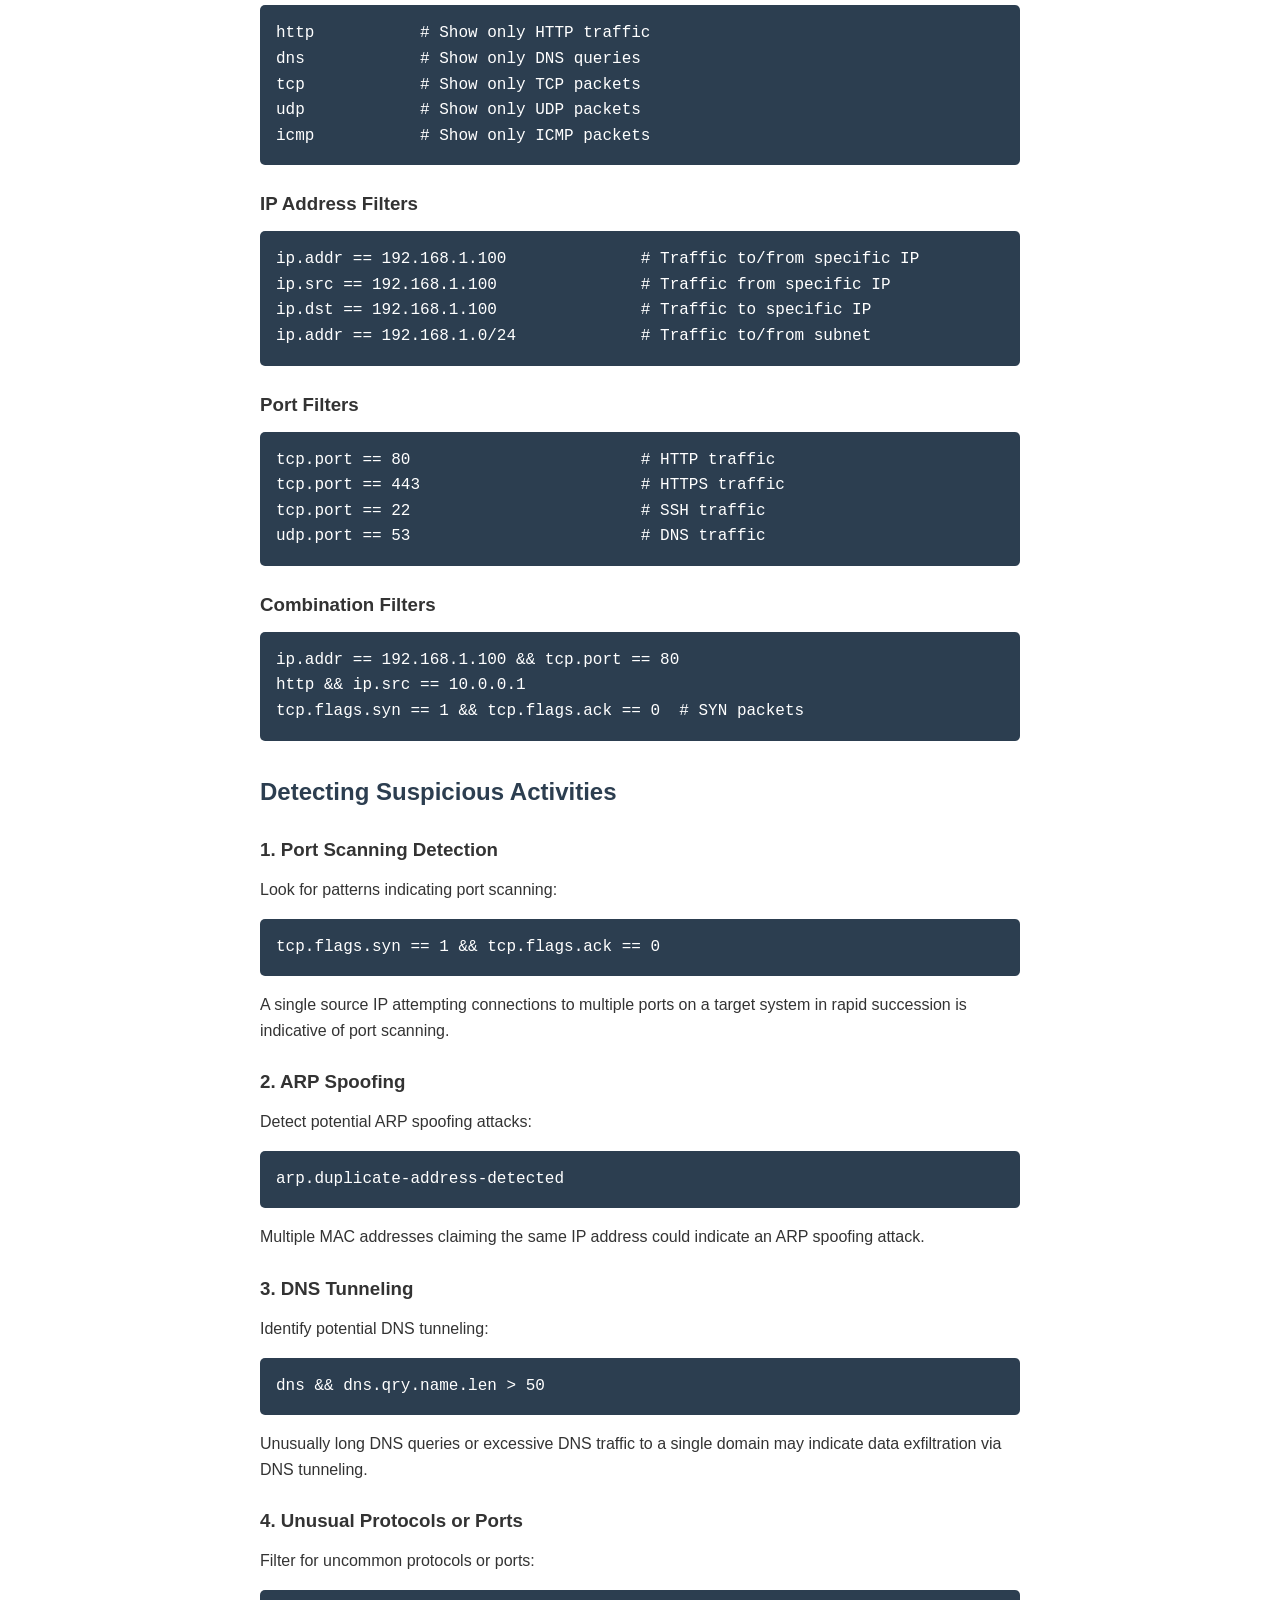
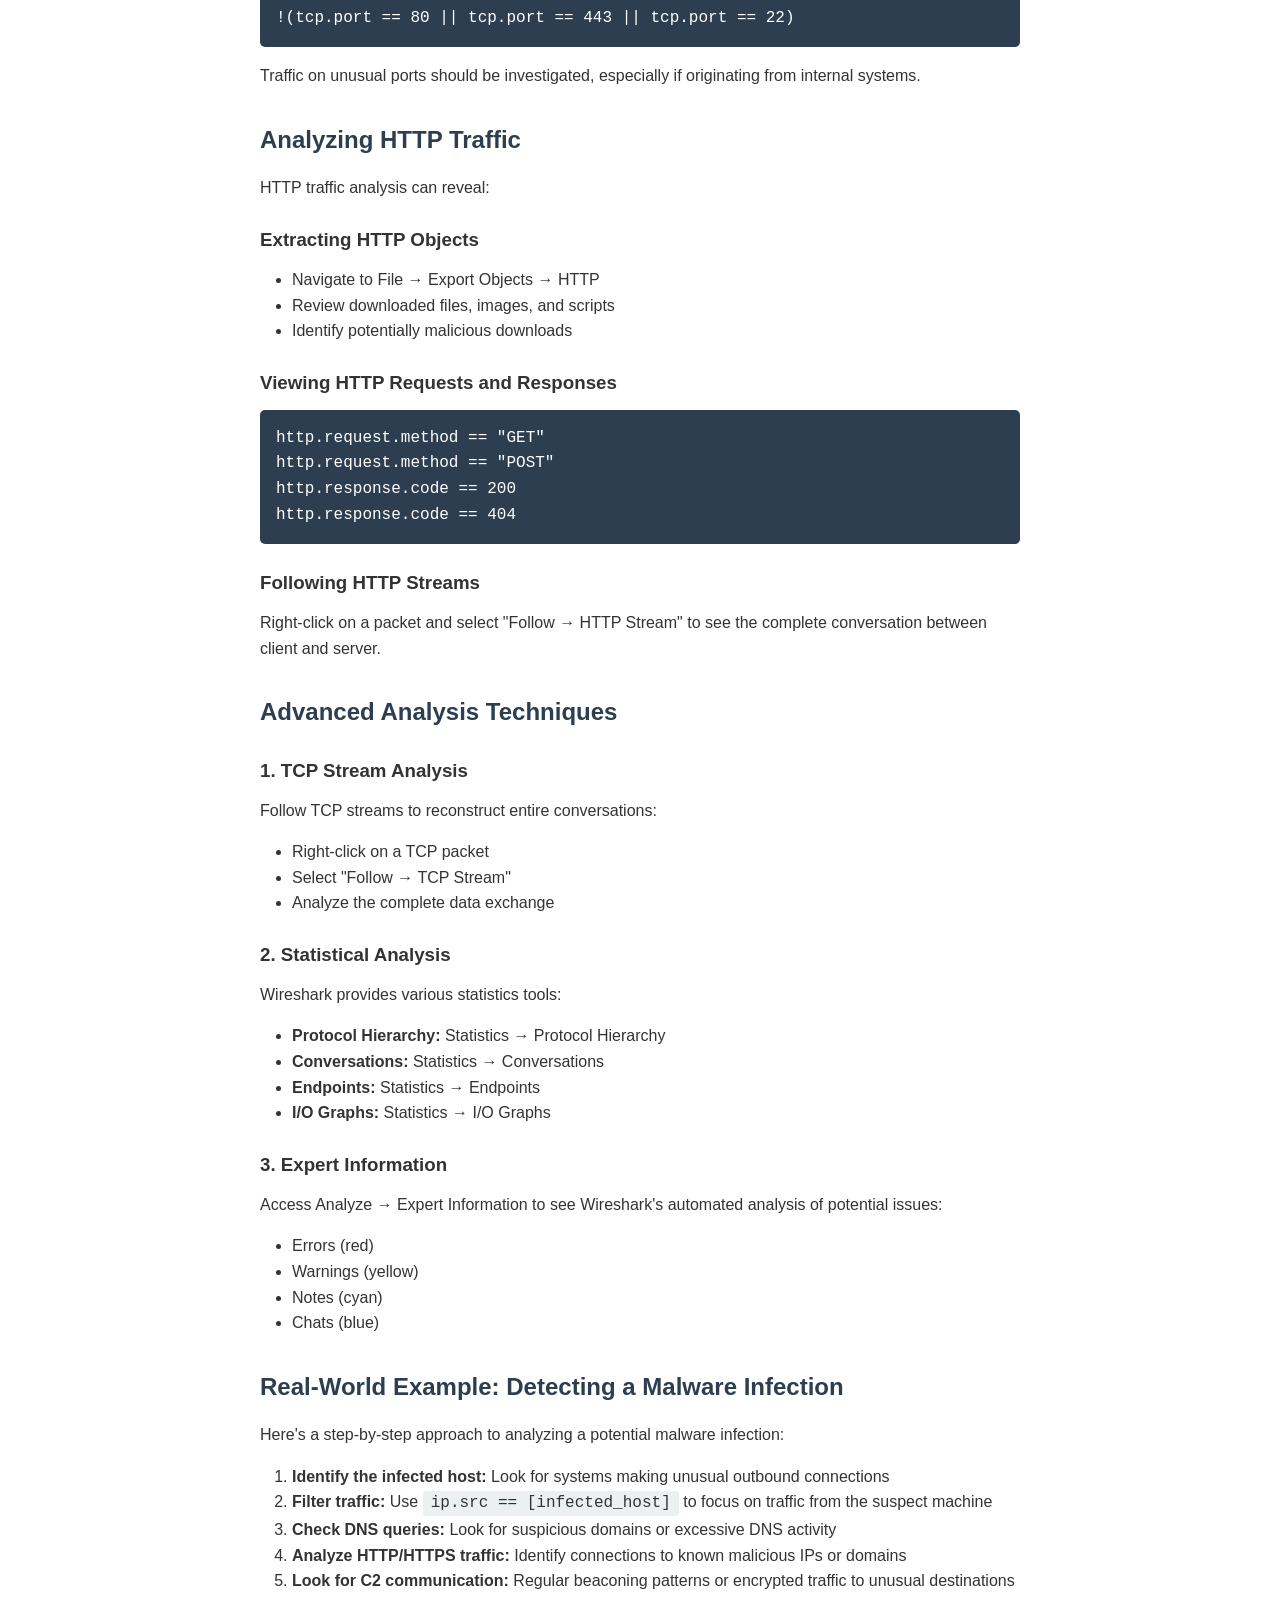
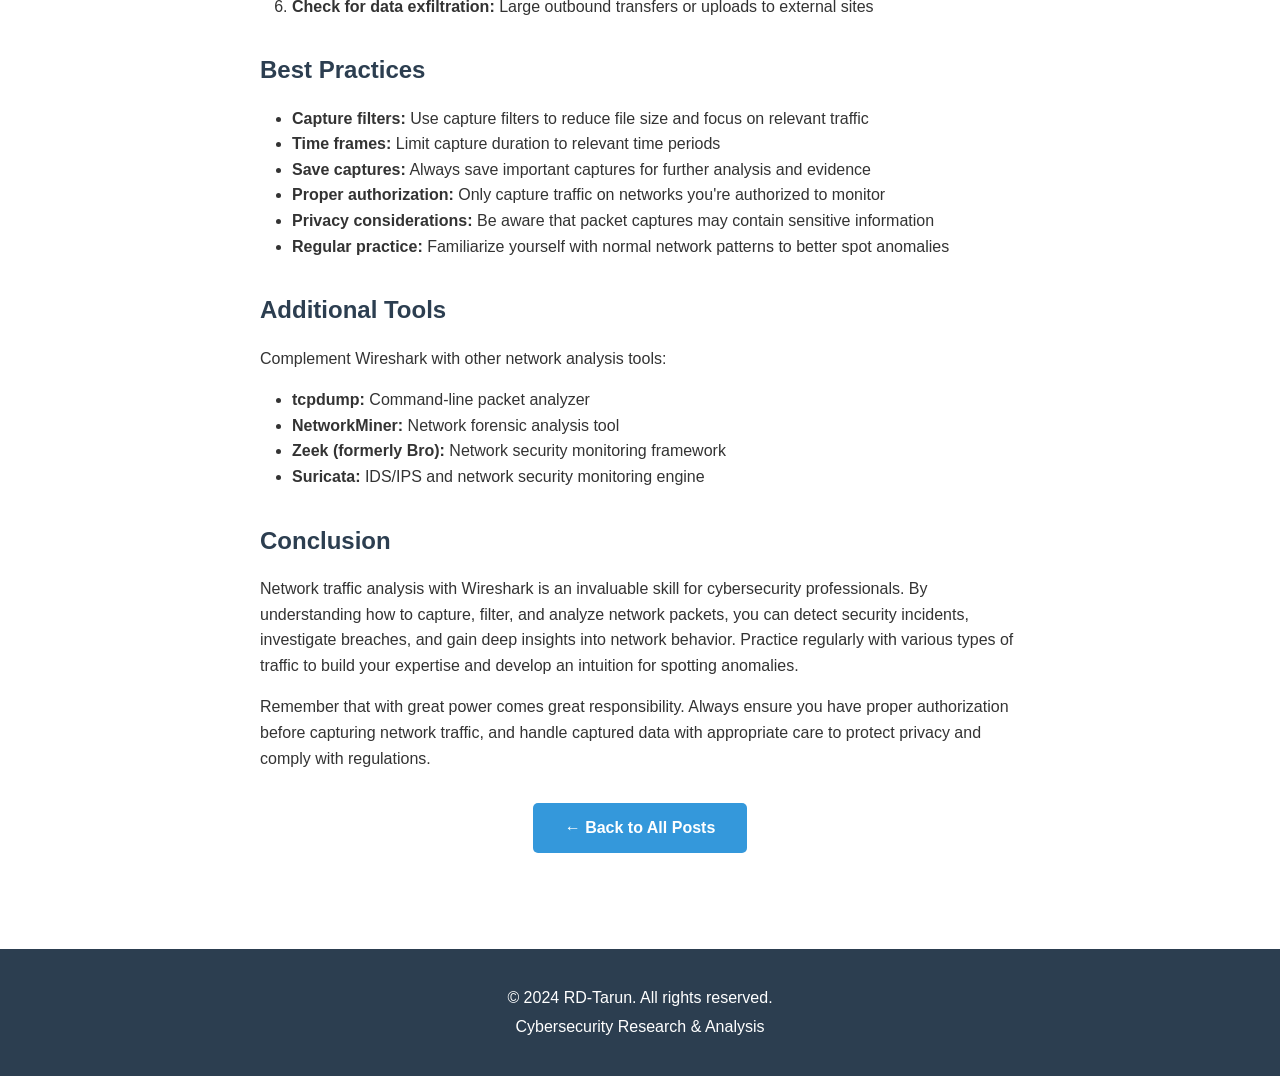
<file: posts/wireshark-analysis.html>
<!DOCTYPE html>
<html lang="en">
<head>
    <meta charset="UTF-8">
    <meta name="viewport" content="width=device-width, initial-scale=1.0">
    <meta name="description" content="Network Traffic Analysis with Wireshark - A practical guide">
    <title>Network Traffic Analysis with Wireshark | RD-Tarun</title>
    <link rel="stylesheet" href="../css/style.css">
</head>
<body>
    <header>
        <nav>
            <div class="container">
                <h1 class="logo">RD-Tarun</h1>
                <ul class="nav-links">
                    <li><a href="../index.html">Home</a></li>
                    <li><a href="../blogs.html">Blogs</a></li>
                    <li><a href="../about.html">About</a></li>
                </ul>
            </div>
        </nav>
    </header>

    <main>
        <section class="post-header">
            <div class="container">
                <h1 class="post-title">Network Traffic Analysis with Wireshark</h1>
                <div class="post-meta">
                    <span class="category network">Network Analysis</span>
                    <span class="date">November 2024</span>
                </div>
            </div>
        </section>

        <article class="post-content">
            <h2>Introduction</h2>
            <p>
                Network traffic analysis is a critical skill for cybersecurity professionals. Whether 
                you're investigating a security incident, troubleshooting network issues, or hunting 
                for threats, understanding how to capture and analyze network packets is essential. 
                In this guide, we'll explore how to use Wireshark, the world's most popular network 
                protocol analyzer, to identify suspicious activities and potential security breaches.
            </p>

            <h2>What is Wireshark?</h2>
            <p>
                Wireshark is a free, open-source packet analyzer that allows you to capture and 
                interactively browse network traffic. It provides deep inspection of hundreds of 
                protocols and is available for Windows, Linux, macOS, and other platforms.
            </p>

            <h2>Getting Started with Wireshark</h2>

            <h3>Installation</h3>
            <p>
                Download Wireshark from the official website (wireshark.org) and install it on your 
                system. On Linux, you can typically install it using your package manager:
            </p>
            <pre><code>sudo apt-get install wireshark  # Debian/Ubuntu
sudo yum install wireshark      # RedHat/CentOS</code></pre>

            <h3>Basic Capture</h3>
            <p>To start capturing network traffic:</p>
            <ol>
                <li>Launch Wireshark with appropriate privileges</li>
                <li>Select the network interface you want to monitor</li>
                <li>Click the shark fin icon to start capturing</li>
                <li>Perform the network activity you want to analyze</li>
                <li>Click the red square to stop capturing</li>
            </ol>

            <h2>Understanding the Wireshark Interface</h2>

            <h3>Three Main Panes</h3>
            <ul>
                <li><strong>Packet List Pane:</strong> Displays all captured packets with summary 
                    information</li>
                <li><strong>Packet Details Pane:</strong> Shows protocol hierarchy and details of 
                    the selected packet</li>
                <li><strong>Packet Bytes Pane:</strong> Displays raw packet data in hexadecimal and 
                    ASCII</li>
            </ul>

            <h2>Essential Display Filters</h2>
            <p>
                Wireshark's display filters are powerful tools for focusing on specific traffic. 
                Here are some essential filters:
            </p>

            <h3>Protocol Filters</h3>
            <pre><code>http           # Show only HTTP traffic
dns            # Show only DNS queries
tcp            # Show only TCP packets
udp            # Show only UDP packets
icmp           # Show only ICMP packets</code></pre>

            <h3>IP Address Filters</h3>
            <pre><code>ip.addr == 192.168.1.100              # Traffic to/from specific IP
ip.src == 192.168.1.100               # Traffic from specific IP
ip.dst == 192.168.1.100               # Traffic to specific IP
ip.addr == 192.168.1.0/24             # Traffic to/from subnet</code></pre>

            <h3>Port Filters</h3>
            <pre><code>tcp.port == 80                        # HTTP traffic
tcp.port == 443                       # HTTPS traffic
tcp.port == 22                        # SSH traffic
udp.port == 53                        # DNS traffic</code></pre>

            <h3>Combination Filters</h3>
            <pre><code>ip.addr == 192.168.1.100 && tcp.port == 80
http && ip.src == 10.0.0.1
tcp.flags.syn == 1 && tcp.flags.ack == 0  # SYN packets</code></pre>

            <h2>Detecting Suspicious Activities</h2>

            <h3>1. Port Scanning Detection</h3>
            <p>Look for patterns indicating port scanning:</p>
            <pre><code>tcp.flags.syn == 1 && tcp.flags.ack == 0</code></pre>
            <p>
                A single source IP attempting connections to multiple ports on a target system in 
                rapid succession is indicative of port scanning.
            </p>

            <h3>2. ARP Spoofing</h3>
            <p>Detect potential ARP spoofing attacks:</p>
            <pre><code>arp.duplicate-address-detected</code></pre>
            <p>
                Multiple MAC addresses claiming the same IP address could indicate an ARP spoofing 
                attack.
            </p>

            <h3>3. DNS Tunneling</h3>
            <p>Identify potential DNS tunneling:</p>
            <pre><code>dns && dns.qry.name.len > 50</code></pre>
            <p>
                Unusually long DNS queries or excessive DNS traffic to a single domain may indicate 
                data exfiltration via DNS tunneling.
            </p>

            <h3>4. Unusual Protocols or Ports</h3>
            <p>Filter for uncommon protocols or ports:</p>
            <pre><code>!(tcp.port == 80 || tcp.port == 443 || tcp.port == 22)</code></pre>
            <p>
                Traffic on unusual ports should be investigated, especially if originating from 
                internal systems.
            </p>

            <h2>Analyzing HTTP Traffic</h2>
            <p>HTTP traffic analysis can reveal:</p>

            <h3>Extracting HTTP Objects</h3>
            <ul>
                <li>Navigate to File → Export Objects → HTTP</li>
                <li>Review downloaded files, images, and scripts</li>
                <li>Identify potentially malicious downloads</li>
            </ul>

            <h3>Viewing HTTP Requests and Responses</h3>
            <pre><code>http.request.method == "GET"
http.request.method == "POST"
http.response.code == 200
http.response.code == 404</code></pre>

            <h3>Following HTTP Streams</h3>
            <p>
                Right-click on a packet and select "Follow → HTTP Stream" to see the complete 
                conversation between client and server.
            </p>

            <h2>Advanced Analysis Techniques</h2>

            <h3>1. TCP Stream Analysis</h3>
            <p>
                Follow TCP streams to reconstruct entire conversations:
            </p>
            <ul>
                <li>Right-click on a TCP packet</li>
                <li>Select "Follow → TCP Stream"</li>
                <li>Analyze the complete data exchange</li>
            </ul>

            <h3>2. Statistical Analysis</h3>
            <p>Wireshark provides various statistics tools:</p>
            <ul>
                <li><strong>Protocol Hierarchy:</strong> Statistics → Protocol Hierarchy</li>
                <li><strong>Conversations:</strong> Statistics → Conversations</li>
                <li><strong>Endpoints:</strong> Statistics → Endpoints</li>
                <li><strong>I/O Graphs:</strong> Statistics → I/O Graphs</li>
            </ul>

            <h3>3. Expert Information</h3>
            <p>
                Access Analyze → Expert Information to see Wireshark's automated analysis of 
                potential issues:
            </p>
            <ul>
                <li>Errors (red)</li>
                <li>Warnings (yellow)</li>
                <li>Notes (cyan)</li>
                <li>Chats (blue)</li>
            </ul>

            <h2>Real-World Example: Detecting a Malware Infection</h2>
            <p>
                Here's a step-by-step approach to analyzing a potential malware infection:
            </p>

            <ol>
                <li><strong>Identify the infected host:</strong> Look for systems making unusual 
                    outbound connections</li>
                <li><strong>Filter traffic:</strong> Use <code>ip.src == [infected_host]</code> to 
                    focus on traffic from the suspect machine</li>
                <li><strong>Check DNS queries:</strong> Look for suspicious domains or excessive 
                    DNS activity</li>
                <li><strong>Analyze HTTP/HTTPS traffic:</strong> Identify connections to known 
                    malicious IPs or domains</li>
                <li><strong>Look for C2 communication:</strong> Regular beaconing patterns or 
                    encrypted traffic to unusual destinations</li>
                <li><strong>Check for data exfiltration:</strong> Large outbound transfers or 
                    uploads to external sites</li>
            </ol>

            <h2>Best Practices</h2>
            <ul>
                <li><strong>Capture filters:</strong> Use capture filters to reduce file size and 
                    focus on relevant traffic</li>
                <li><strong>Time frames:</strong> Limit capture duration to relevant time periods</li>
                <li><strong>Save captures:</strong> Always save important captures for further 
                    analysis and evidence</li>
                <li><strong>Proper authorization:</strong> Only capture traffic on networks you're 
                    authorized to monitor</li>
                <li><strong>Privacy considerations:</strong> Be aware that packet captures may 
                    contain sensitive information</li>
                <li><strong>Regular practice:</strong> Familiarize yourself with normal network 
                    patterns to better spot anomalies</li>
            </ul>

            <h2>Additional Tools</h2>
            <p>Complement Wireshark with other network analysis tools:</p>
            <ul>
                <li><strong>tcpdump:</strong> Command-line packet analyzer</li>
                <li><strong>NetworkMiner:</strong> Network forensic analysis tool</li>
                <li><strong>Zeek (formerly Bro):</strong> Network security monitoring framework</li>
                <li><strong>Suricata:</strong> IDS/IPS and network security monitoring engine</li>
            </ul>

            <h2>Conclusion</h2>
            <p>
                Network traffic analysis with Wireshark is an invaluable skill for cybersecurity 
                professionals. By understanding how to capture, filter, and analyze network packets, 
                you can detect security incidents, investigate breaches, and gain deep insights into 
                network behavior. Practice regularly with various types of traffic to build your 
                expertise and develop an intuition for spotting anomalies.
            </p>

            <p>
                Remember that with great power comes great responsibility. Always ensure you have 
                proper authorization before capturing network traffic, and handle captured data with 
                appropriate care to protect privacy and comply with regulations.
            </p>

            <div class="view-all">
                <a href="../blogs.html" class="btn">← Back to All Posts</a>
            </div>
        </article>
    </main>

    <footer>
        <div class="container">
            <p>&copy; 2024 RD-Tarun. All rights reserved.</p>
            <p>Cybersecurity Research & Analysis</p>
        </div>
    </footer>
</body>
</html>
</file>
<file: css/style.css>
* {
    margin: 0;
    padding: 0;
    box-sizing: border-box;
}

:root {
    --primary-color: #2c3e50;
    --secondary-color: #3498db;
    --accent-color: #e74c3c;
    --text-color: #333;
    --light-bg: #ecf0f1;
    --white: #ffffff;
    --border-color: #ddd;
    --cybersecurity-color: #3498db;
    --malware-color: #e74c3c;
    --network-color: #27ae60;
}

body {
    font-family: 'Segoe UI', Tahoma, Geneva, Verdana, sans-serif;
    line-height: 1.6;
    color: var(--text-color);
    background-color: var(--white);
}

.container {
    max-width: 1200px;
    margin: 0 auto;
    padding: 0 20px;
}

/* Header & Navigation */
header {
    background-color: var(--primary-color);
    color: var(--white);
    box-shadow: 0 2px 5px rgba(0,0,0,0.1);
    position: sticky;
    top: 0;
    z-index: 1000;
}

nav {
    padding: 1rem 0;
}

nav .container {
    display: flex;
    justify-content: space-between;
    align-items: center;
}

.logo {
    font-size: 1.5rem;
    font-weight: bold;
    color: var(--white);
}

.nav-links {
    list-style: none;
    display: flex;
    gap: 2rem;
}

.nav-links a {
    color: var(--white);
    text-decoration: none;
    font-weight: 500;
    transition: color 0.3s;
}

.nav-links a:hover,
.nav-links a.active {
    color: var(--secondary-color);
}

/* Hero Section */
.hero {
    background: linear-gradient(135deg, var(--primary-color) 0%, var(--secondary-color) 100%);
    color: var(--white);
    padding: 4rem 0;
    text-align: center;
}

.hero h2 {
    font-size: 2.5rem;
    margin-bottom: 1rem;
}

.hero p {
    font-size: 1.2rem;
    opacity: 0.9;
}

/* Sections */
section {
    padding: 3rem 0;
}

section h3 {
    font-size: 2rem;
    margin-bottom: 2rem;
    color: var(--primary-color);
    text-align: center;
}

/* Topics Grid */
.topics-grid {
    display: grid;
    grid-template-columns: repeat(auto-fit, minmax(280px, 1fr));
    gap: 2rem;
    margin-top: 2rem;
}

.topic-card {
    background: var(--white);
    padding: 2rem;
    border-radius: 8px;
    box-shadow: 0 4px 6px rgba(0,0,0,0.1);
    transition: transform 0.3s, box-shadow 0.3s;
}

.topic-card:hover {
    transform: translateY(-5px);
    box-shadow: 0 6px 12px rgba(0,0,0,0.15);
}

.topic-card h4 {
    font-size: 1.5rem;
    margin-bottom: 1rem;
    color: var(--primary-color);
}

/* Posts Grid */
.posts-grid {
    display: grid;
    grid-template-columns: repeat(auto-fit, minmax(300px, 1fr));
    gap: 2rem;
    margin-top: 2rem;
}

.post-card {
    background: var(--white);
    padding: 1.5rem;
    border-radius: 8px;
    border: 1px solid var(--border-color);
    transition: transform 0.3s, box-shadow 0.3s;
}

.post-card:hover {
    transform: translateY(-5px);
    box-shadow: 0 6px 12px rgba(0,0,0,0.15);
}

.post-meta {
    display: flex;
    justify-content: space-between;
    align-items: center;
    margin-bottom: 1rem;
}

.category {
    display: inline-block;
    padding: 0.25rem 0.75rem;
    border-radius: 20px;
    font-size: 0.85rem;
    font-weight: 600;
    color: var(--white);
}

.category.cybersecurity {
    background-color: var(--cybersecurity-color);
}

.category.malware {
    background-color: var(--malware-color);
}

.category.network {
    background-color: var(--network-color);
}

.date {
    color: #777;
    font-size: 0.9rem;
}

.post-card h4 {
    margin-bottom: 0.75rem;
}

.post-card h4 a {
    color: var(--primary-color);
    text-decoration: none;
    transition: color 0.3s;
}

.post-card h4 a:hover {
    color: var(--secondary-color);
}

.post-card p {
    color: #666;
    font-size: 0.95rem;
}

/* Buttons */
.btn {
    display: inline-block;
    padding: 0.75rem 2rem;
    background-color: var(--secondary-color);
    color: var(--white);
    text-decoration: none;
    border-radius: 5px;
    font-weight: 600;
    transition: background-color 0.3s;
}

.btn:hover {
    background-color: var(--primary-color);
}

.view-all {
    text-align: center;
    margin-top: 2rem;
}

/* Blog List Page */
.blog-list {
    background-color: var(--light-bg);
}

.blog-filters {
    display: flex;
    justify-content: center;
    gap: 1rem;
    margin-bottom: 2rem;
    flex-wrap: wrap;
}

.filter-btn {
    padding: 0.5rem 1.5rem;
    background-color: var(--white);
    border: 2px solid var(--border-color);
    border-radius: 25px;
    cursor: pointer;
    transition: all 0.3s;
    font-weight: 500;
}

.filter-btn:hover,
.filter-btn.active {
    background-color: var(--secondary-color);
    color: var(--white);
    border-color: var(--secondary-color);
}

/* Blog Post Page */
.post-header {
    background-color: var(--light-bg);
    padding: 3rem 0;
}

.post-title {
    font-size: 2.5rem;
    color: var(--primary-color);
    margin-bottom: 1rem;
}

.post-content {
    max-width: 800px;
    margin: 0 auto;
    padding: 3rem 20px;
}

.post-content h2 {
    color: var(--primary-color);
    margin-top: 2rem;
    margin-bottom: 1rem;
}

.post-content h3 {
    color: var(--text-color);
    margin-top: 1.5rem;
    margin-bottom: 0.75rem;
    text-align: left;
}

.post-content p {
    margin-bottom: 1rem;
}

.post-content ul,
.post-content ol {
    margin-left: 2rem;
    margin-bottom: 1rem;
}

.post-content code {
    background-color: var(--light-bg);
    padding: 0.2rem 0.5rem;
    border-radius: 3px;
    font-family: 'Courier New', monospace;
}

.post-content pre {
    background-color: var(--primary-color);
    color: var(--white);
    padding: 1rem;
    border-radius: 5px;
    overflow-x: auto;
    margin-bottom: 1rem;
}

.post-content pre code {
    background-color: transparent;
    padding: 0;
}

/* About Page */
.about-content {
    max-width: 800px;
    margin: 0 auto;
}

.about-content h2 {
    color: var(--primary-color);
    margin-top: 2rem;
    margin-bottom: 1rem;
}

.about-content ul {
    margin-left: 2rem;
    margin-bottom: 1rem;
}

/* Footer */
footer {
    background-color: var(--primary-color);
    color: var(--white);
    text-align: center;
    padding: 2rem 0;
    margin-top: 3rem;
}

footer p {
    margin: 0.25rem 0;
}

/* Responsive Design */
@media (max-width: 768px) {
    nav .container {
        flex-direction: column;
        gap: 1rem;
    }

    .nav-links {
        gap: 1rem;
    }

    .hero h2 {
        font-size: 2rem;
    }

    .hero p {
        font-size: 1rem;
    }

    .topics-grid,
    .posts-grid {
        grid-template-columns: 1fr;
    }

    .post-title {
        font-size: 2rem;
    }
}

@media (max-width: 480px) {
    .logo {
        font-size: 1.2rem;
    }

    .nav-links {
        font-size: 0.9rem;
    }

    .hero h2 {
        font-size: 1.5rem;
    }

    section h3 {
        font-size: 1.5rem;
    }
}
</file>
